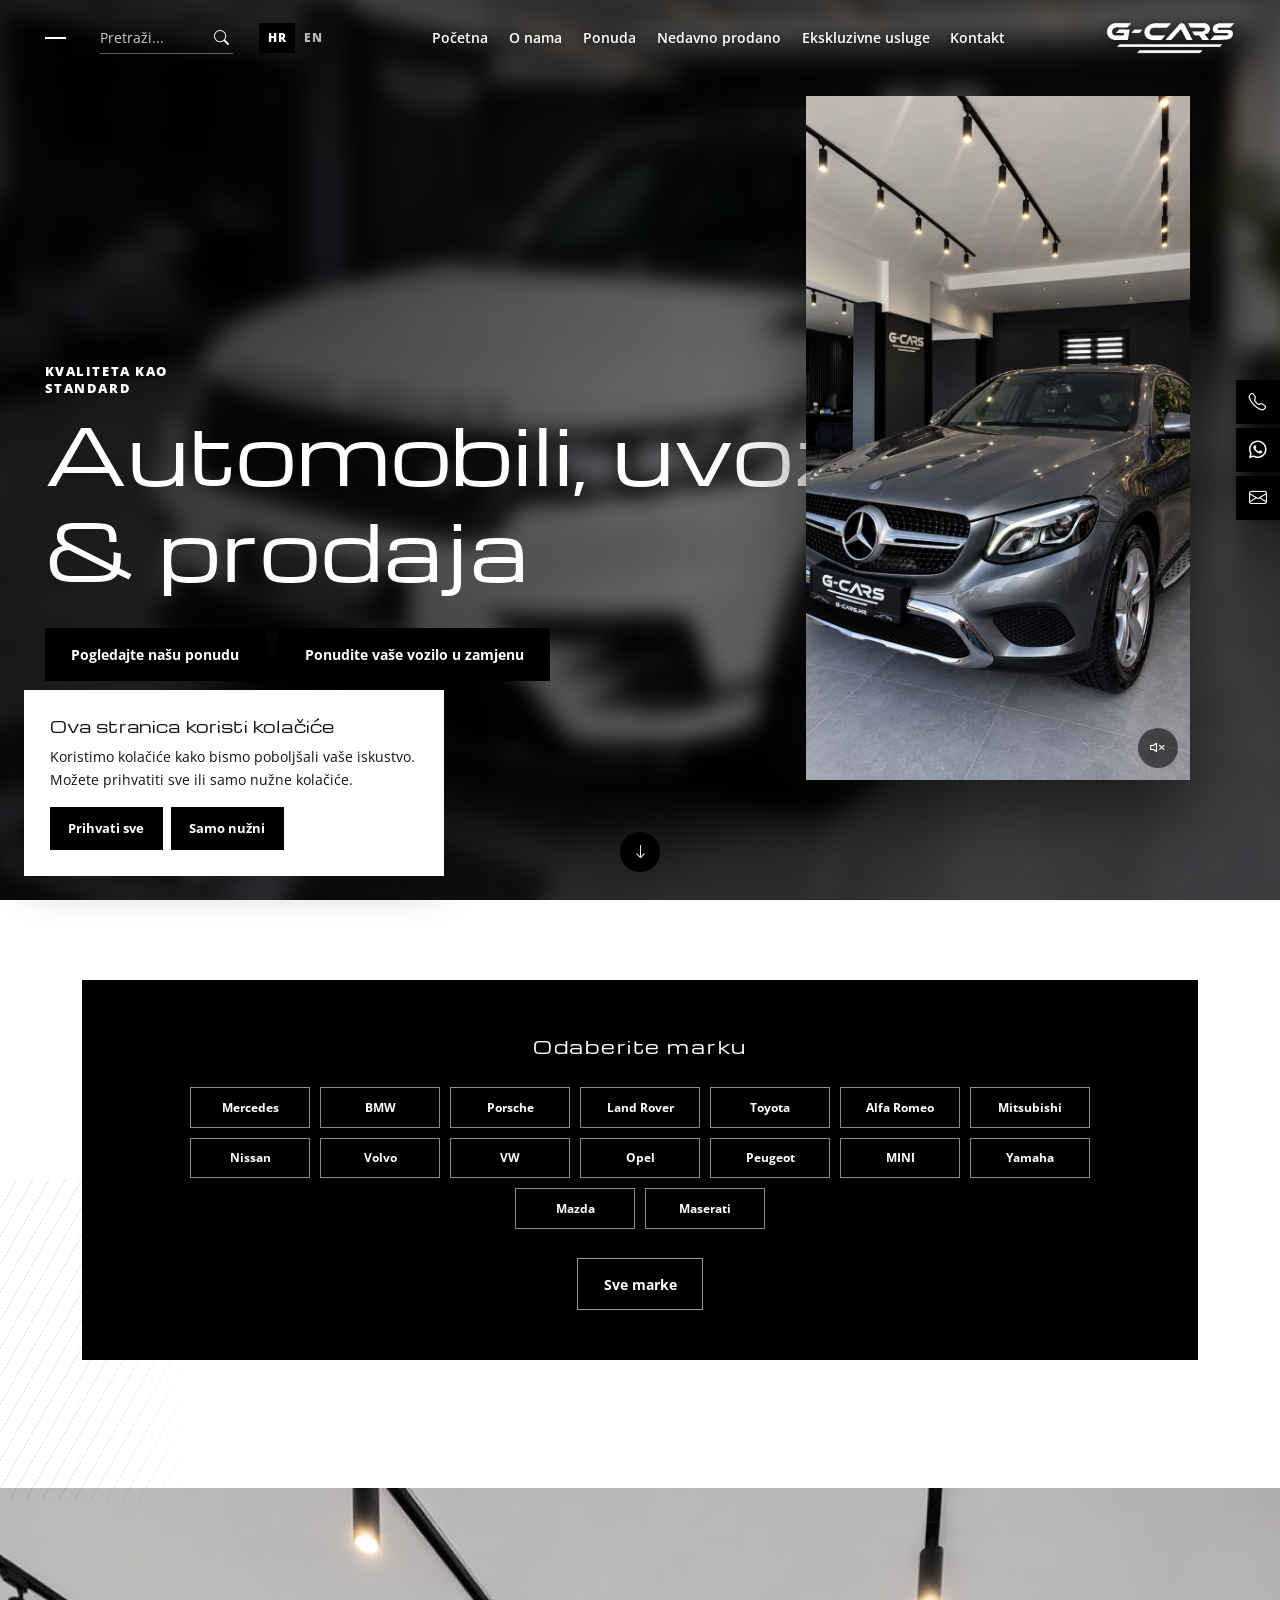
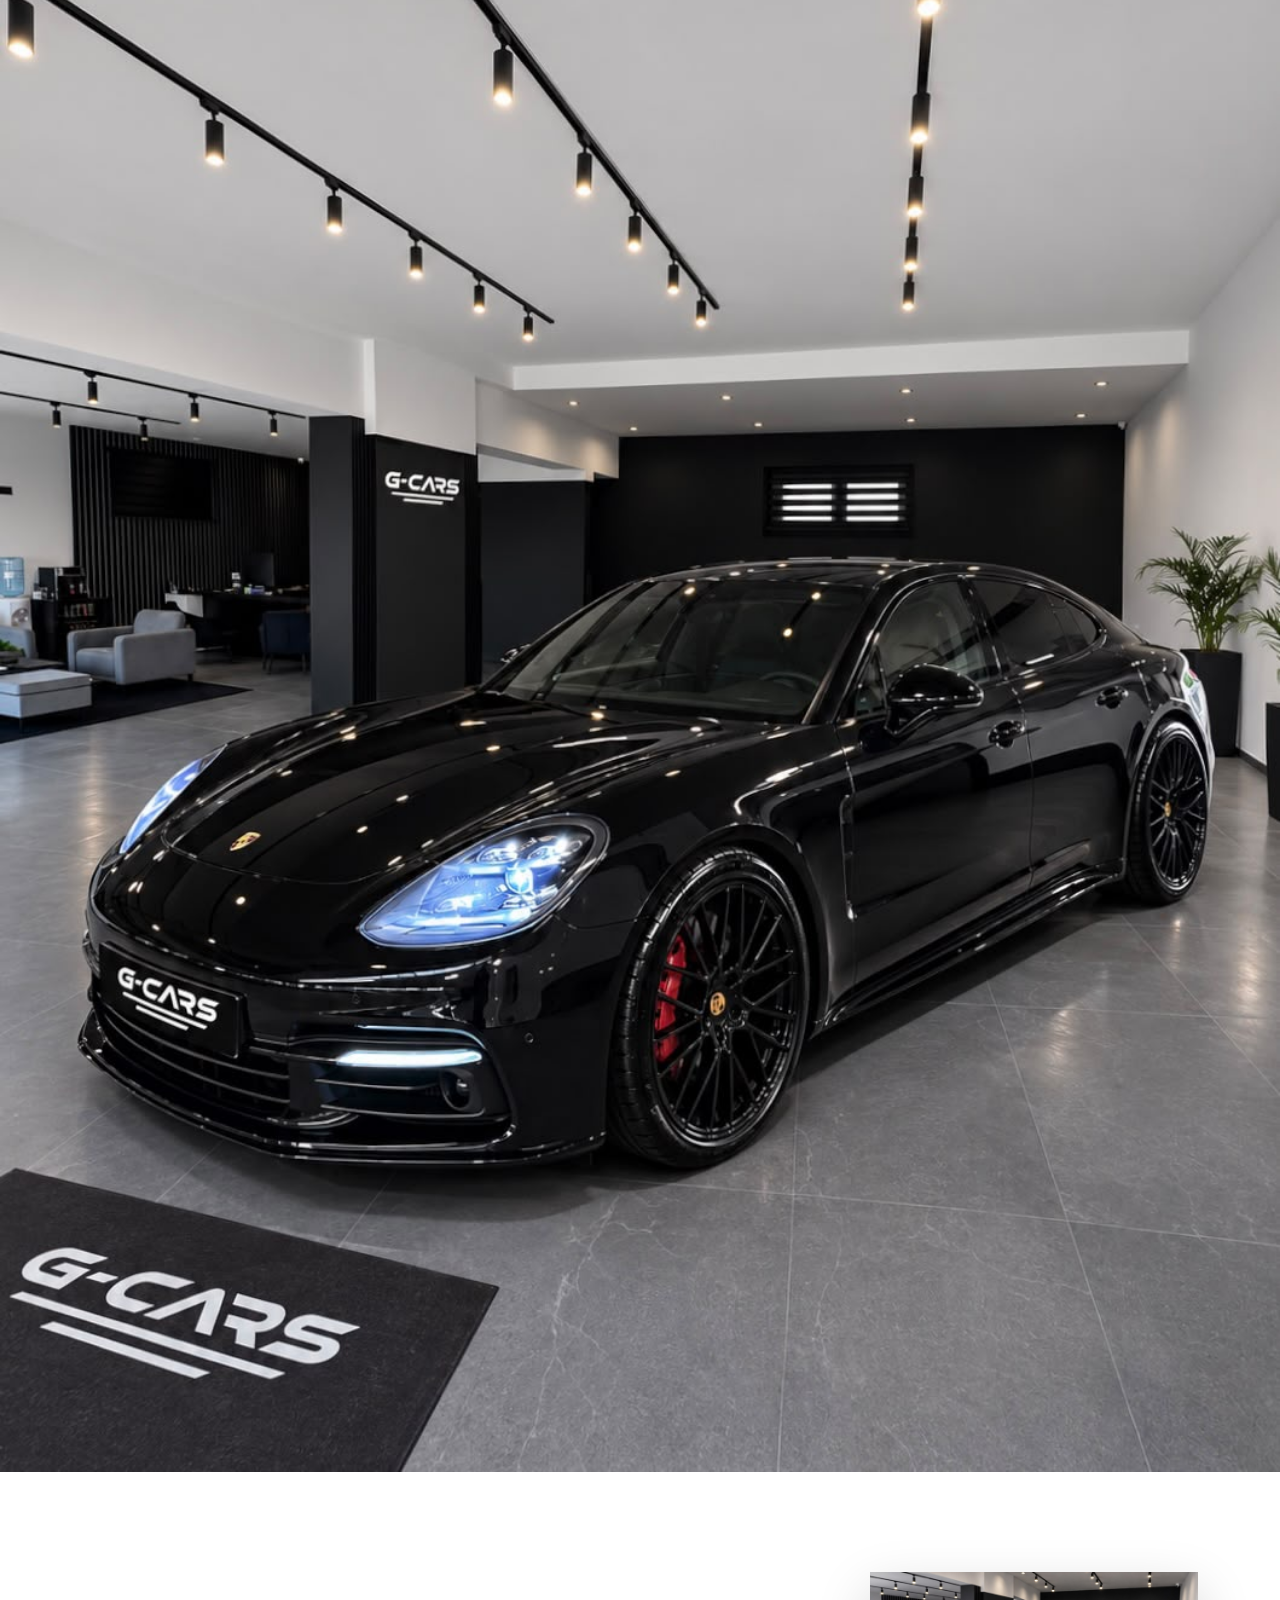
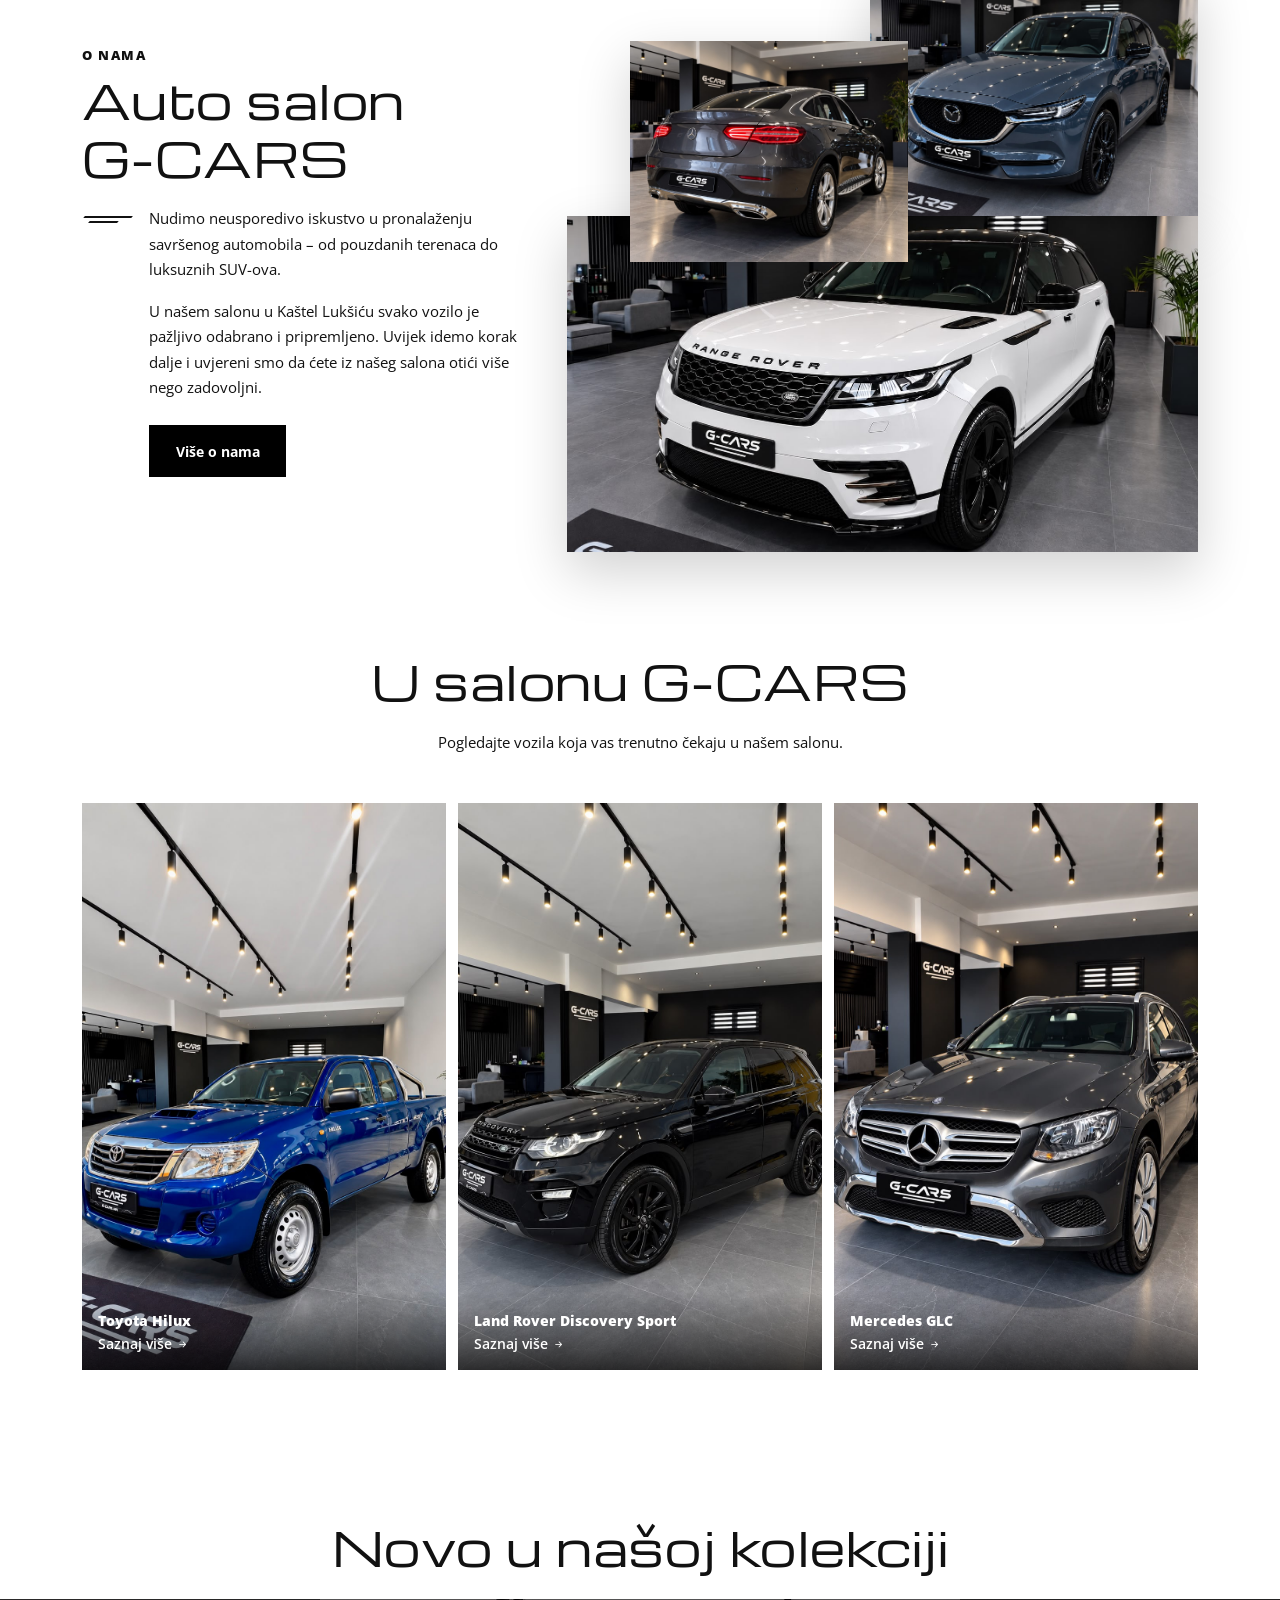
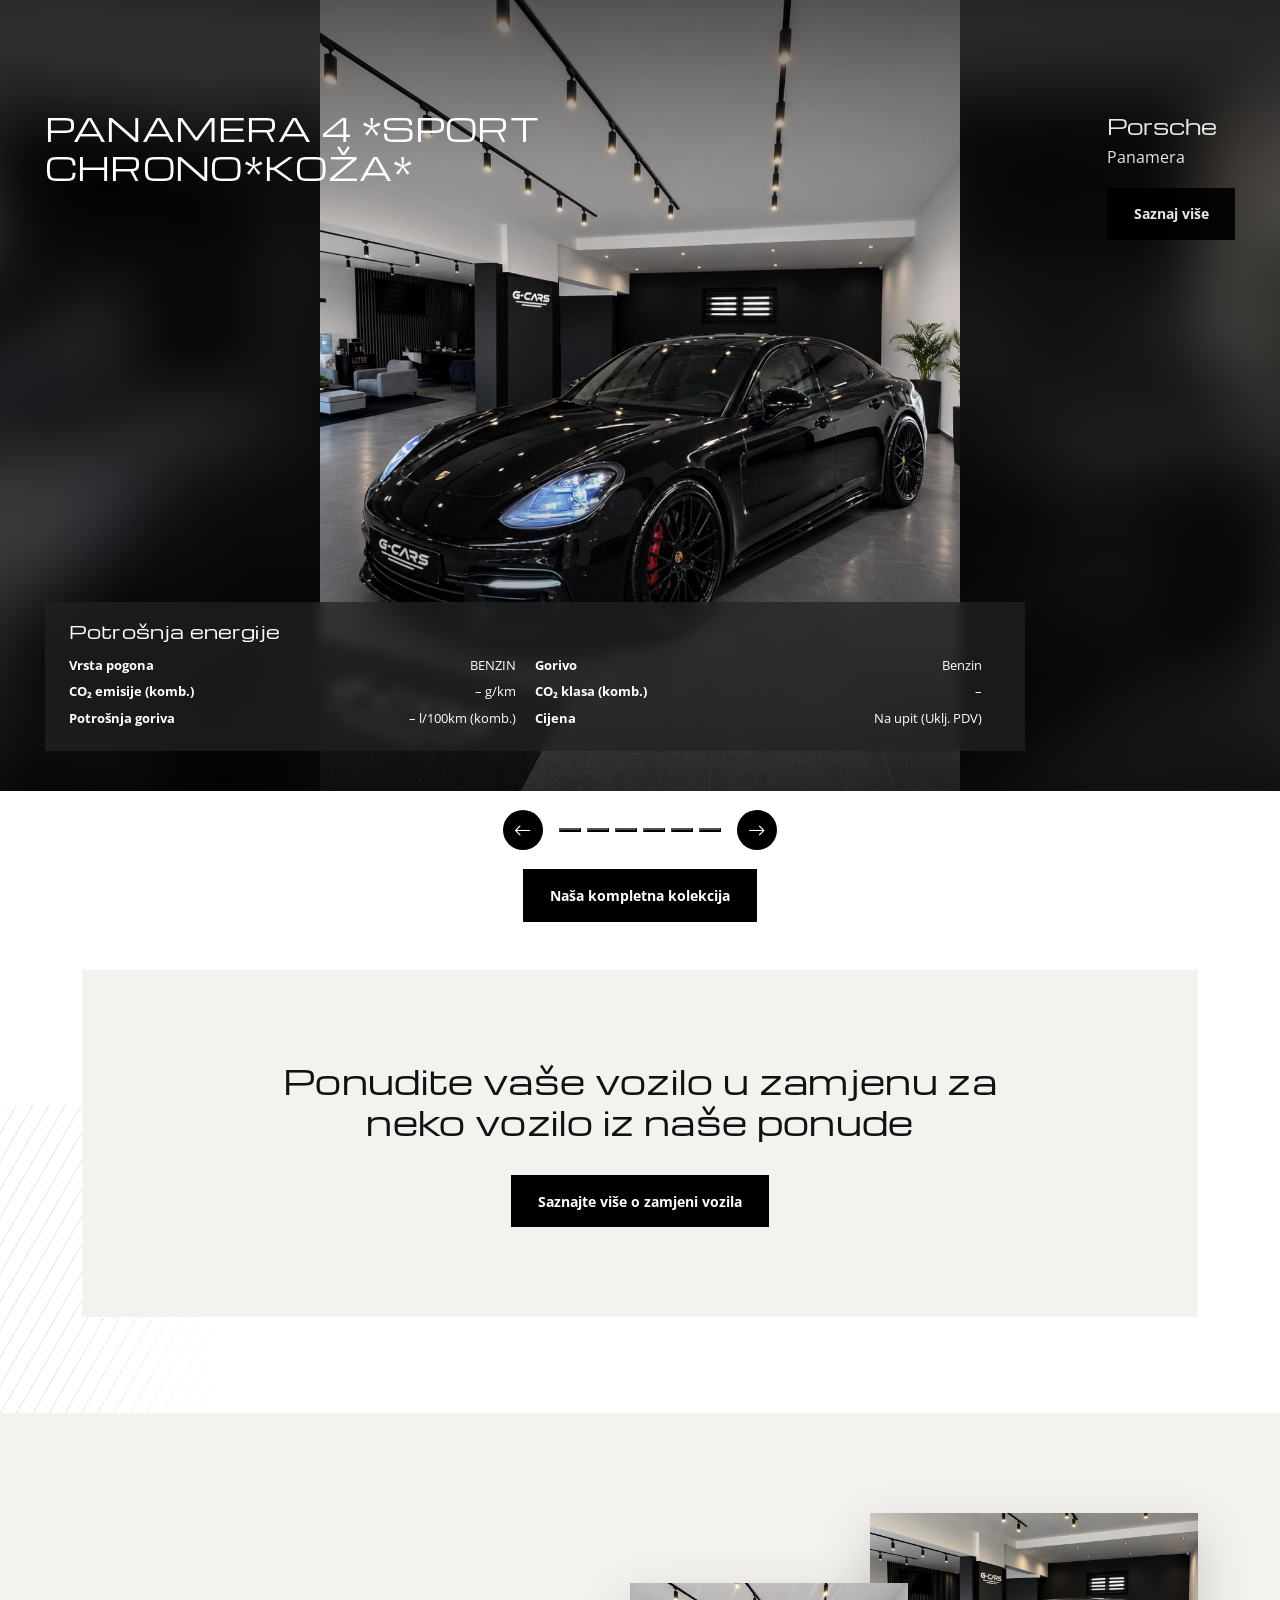
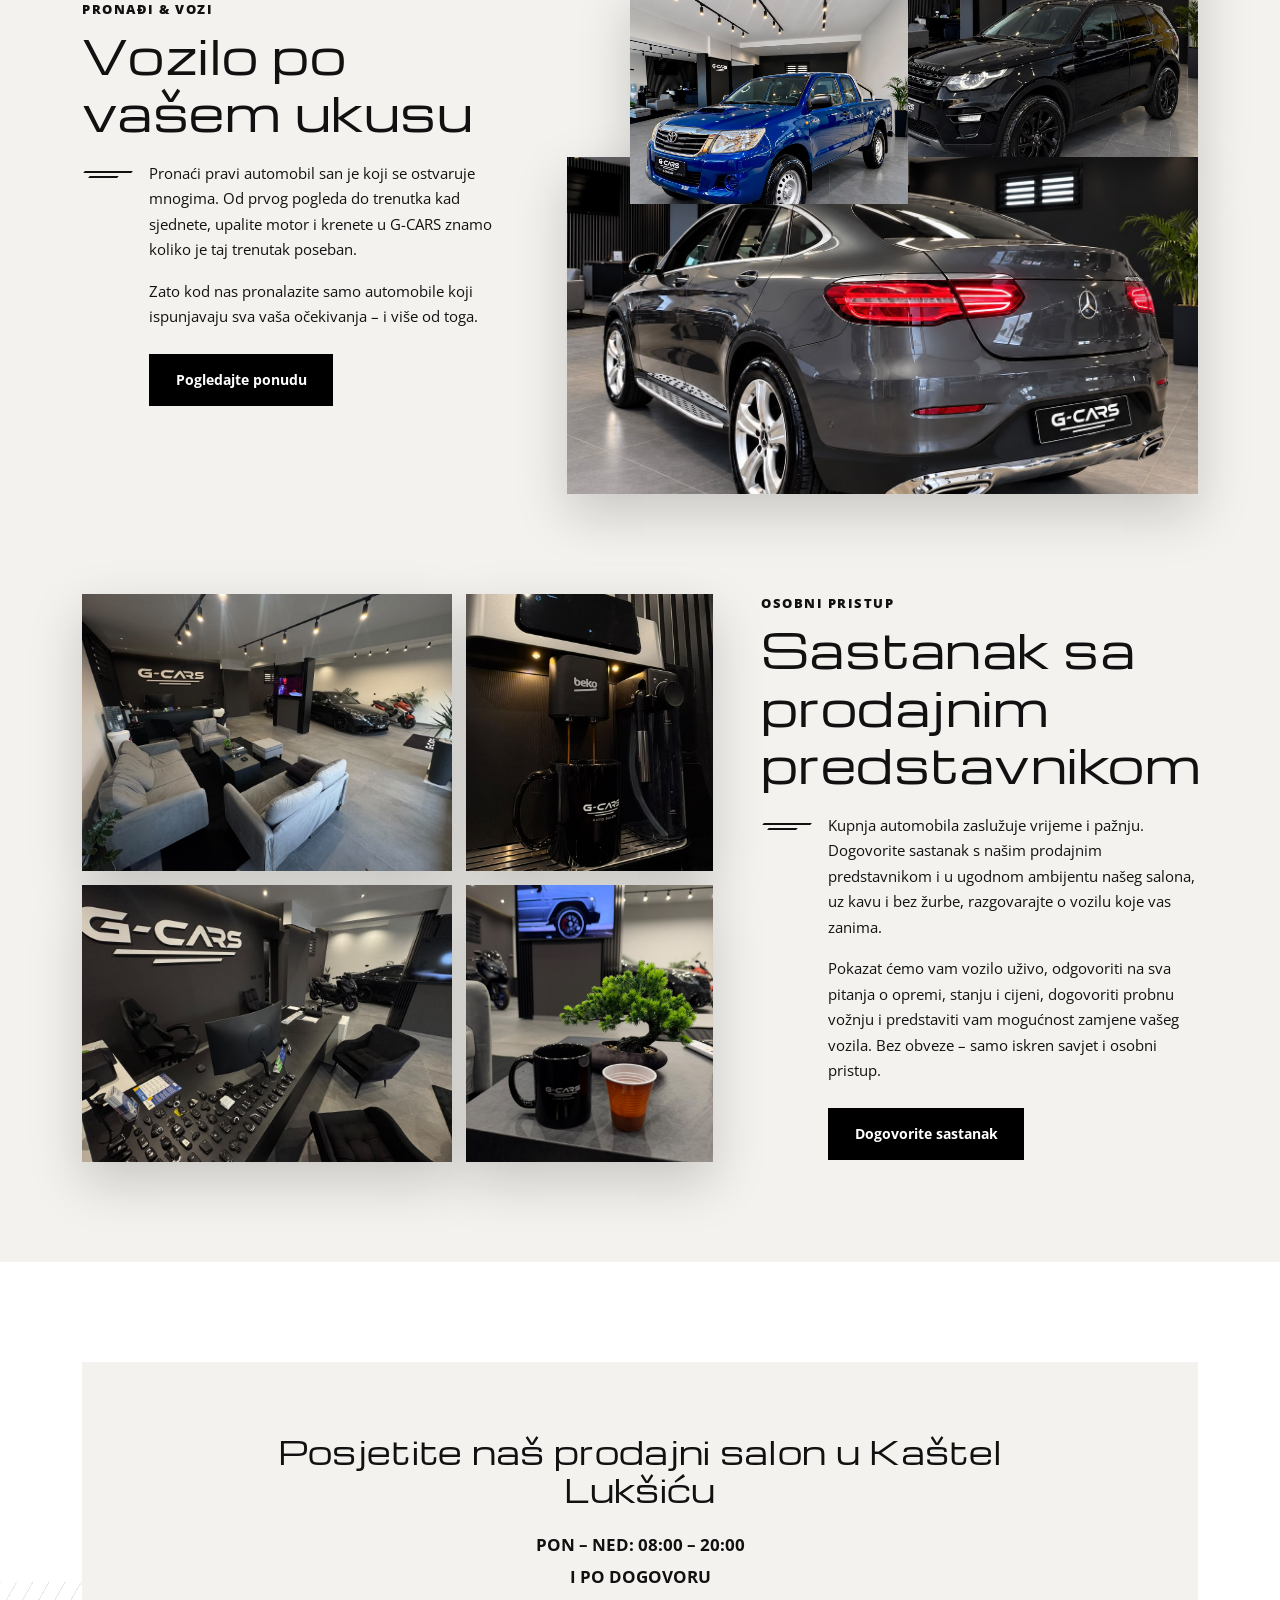
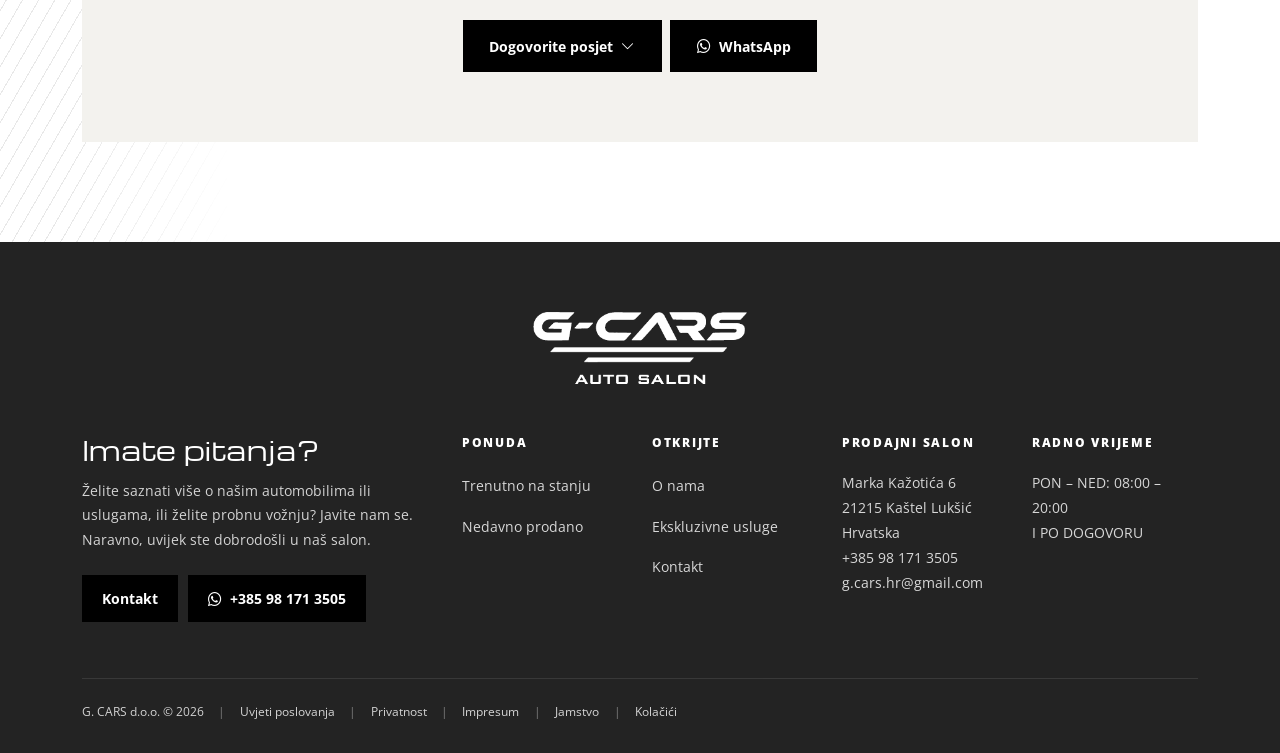
<file: index.html>
<!DOCTYPE html>
<html lang="hr">
<head>
  <meta charset="utf-8">
  <meta name="viewport" content="width=device-width, initial-scale=1">
  <title>G-Cars | Luksuzni i ekskluzivni automobili, prodaja i iskustvo</title>
  <meta name="description" content="G-Cars – luksuzni, ekskluzivni, investicijski i sportski automobili. Kupnja, prodaja i komisijska prodaja.">
  <link rel="icon" href="img/favicon.svg" type="image/svg+xml">
  <link rel="preconnect" href="https://fonts.googleapis.com">
  <link rel="preconnect" href="https://fonts.gstatic.com" crossorigin>
  <link href="https://fonts.googleapis.com/css2?family=Michroma&family=Open+Sans:wght@400;600;700;800&display=swap" rel="stylesheet">
  <link href="vendor/bootstrap.min.css" rel="stylesheet">
  <link href="vendor/bootstrap-icons.min.css" rel="stylesheet">
  <link href="css/style.css?v=39" rel="stylesheet">
  <script src="js/i18n.js?v=47"></script>
</head>
<body>
  <div id="gc-header"></div>

  <main>
    <!-- HERO s videom iz salona -->
    <section class="gc-hero gc-hero-video">
      <div class="gc-hero-media">
        <video class="bg" id="heroBg" autoplay muted loop playsinline aria-hidden="true"
               poster="media/gcars/range-rover-velar.jpg"></video>
      </div>
      <div class="gc-hero-content">
        <div class="gc-eyebrow">Kvaliteta kao<br>standard</div>
        <h1>Automobili, uvoz<br>&amp; prodaja</h1>
        <div class="gc-hero-buttons">
          <a href="collection.html" class="btn-gc btn-gc-black">Pogledajte našu ponudu</a>
          <a href="consignment.html" class="btn-gc btn-gc-black">Ponudite vaše vozilo u zamjenu</a>
        </div>
      </div>
      <div class="gc-hero-phone">
        <video id="heroVideo" autoplay muted loop playsinline poster="media/gcars/mercedes-glc-coupe.jpg"></video>
        <button type="button" class="gc-hero-sound" id="heroSound" aria-label="Uključi zvuk"><i class="bi bi-volume-mute"></i></button>
      </div>
      <a href="#brands" class="gc-hero-scroll" aria-label="Skrolaj dolje"><i class="bi bi-arrow-down"></i></a>
    </section>

    <!-- Odaberite marku -->
    <section class="gc-brand-box-wrap" id="brands">
      <div class="container">
        <div class="gc-brand-box reveal">
          <h2>Odaberite marku</h2>
          <div class="gc-brand-grid" id="brandGrid">
            <span class="skeleton" style="width:100%;height:80px"></span>
          </div>
          <div class="all"><a href="collection.html" class="btn-gc btn-gc-tan">Sve marke</a></div>
        </div>
      </div>
    </section>

    <!-- Široka slika salona -->
    <div class="gc-wide-img gc-wide-img-fit mt-5">
      <img src="media/gcars/porsche-panamera-salon.jpg" alt="G-Cars salon – Porsche Panamera">
    </div>

    <!-- O nama -->
    <section class="section">
      <div class="container">
        <div class="row align-items-center g-5">
          <div class="col-lg-5 reveal">
            <div class="gc-eyebrow">O nama</div>
            <h2 class="gc-title">Auto salon<br>G-CARS</h2>
            <div class="gc-lead-line">
              <div>
                <p>Nudimo neusporedivo iskustvo u pronalaženju savršenog automobila – od pouzdanih terenaca do luksuznih SUV-ova.</p>
                <p>U našem salonu u Kaštel Lukšiću svako vozilo je pažljivo odabrano i pripremljeno. Uvijek idemo korak dalje i uvjereni smo da ćete iz našeg salona otići više nego zadovoljni.</p>
                <a href="about.html" class="btn-gc btn-gc-dark mt-2">Više o nama</a>
              </div>
            </div>
          </div>
          <div class="col-lg-7 reveal">
            <div class="gc-collage">
              <img class="c1" src="media/gcars/mazda-cx5.jpg" alt="Mazda CX-5 u G-Cars salonu">
              <img class="c2" src="media/gcars/mercedes-glc-coupe-3.jpg" alt="Mercedes GLC Coupé – stražnji pogled">
              <img class="c3" src="media/gcars/range-rover-velar.jpg" alt="Range Rover Velar u G-Cars salonu">
            </div>
          </div>
        </div>
      </div>
    </section>

    <!-- Iz salona (4 portretne fotografije) -->
    <section class="section pt-0">
      <div class="container">
        <div class="text-center mb-5 reveal">
          <h2 class="gc-title">U salonu G-CARS</h2>
          <p class="mx-auto" style="max-width:560px">Pogledajte vozila koja vas trenutno čekaju u našem salonu.</p>
        </div>
        <div class="gc-reels" id="showroom"></div>
      </div>
    </section>

    <!-- Novo u kolekciji (slider) -->
    <section class="gc-featured">
      <div class="text-center bg-white pt-5 pb-4">
        <h2 class="gc-title mb-0">Novo u našoj kolekciji</h2>
      </div>
      <div id="featuredCarousel" class="carousel slide carousel-fade" data-bs-ride="carousel" data-bs-interval="6000">
        <div class="carousel-inner" id="featuredInner">
          <div class="carousel-item active skeleton"></div>
        </div>
      </div>
      <div class="gc-featured-nav">
        <button type="button" data-bs-target="#featuredCarousel" data-bs-slide="prev" aria-label="Prethodni"><i class="bi bi-arrow-left"></i></button>
        <div class="dots" id="featuredDots"></div>
        <button type="button" data-bs-target="#featuredCarousel" data-bs-slide="next" aria-label="Sljedeći"><i class="bi bi-arrow-right"></i></button>
      </div>
      <div class="text-center bg-white pb-5">
        <a href="collection.html" class="btn-gc btn-gc-tan">Naša kompletna kolekcija</a>
      </div>
    </section>

    <!-- Nedavno prodano -->
    <section class="section pt-4" id="soldSection">
      <div class="container">
        <h2 class="gc-section-title reveal">Nedavno prodano</h2>
        <div class="gc-car-grid" id="soldGrid"></div>
        <div class="text-center mt-5"><a href="recently-sold.html" class="btn-gc btn-gc-tan">Nedavno prodano</a></div>
      </div>
    </section>

    <!-- Komisijska prodaja -->
    <section class="gc-consign gc-hatch pb-5">
      <div class="container">
        <div class="gc-consign-box reveal">
          <h2>Ponudite vaše vozilo u zamjenu za neko vozilo iz naše ponude</h2>
          <a href="consignment.html" class="btn-gc btn-gc-tan">Saznajte više o zamjeni vozila</a>
        </div>
      </div>
    </section>

    <!-- Pronađi i vozi -->
    <section class="section bg-gc-light mt-5">
      <div class="container">
        <div class="row align-items-center g-5">
          <div class="col-lg-5 reveal">
            <div class="gc-eyebrow">Pronađi &amp; vozi</div>
            <h2 class="gc-title">Vozilo po vašem ukusu</h2>
            <div class="gc-lead-line">
              <div>
                <p>Pronaći pravi automobil san je koji se ostvaruje mnogima. Od prvog pogleda do trenutka kad sjednete, upalite motor i krenete u G-CARS znamo koliko je taj trenutak poseban.</p>
                <p>Zato kod nas pronalazite samo automobile koji ispunjavaju sva vaša očekivanja – i više od toga.</p>
                <a href="collection.html" class="btn-gc btn-gc-dark mt-2">Pogledajte ponudu</a>
              </div>
            </div>
          </div>
          <div class="col-lg-7 reveal">
            <div class="gc-collage">
              <img class="c1" src="media/gcars/discovery-sport.jpg" alt="Land Rover Discovery Sport">
              <img class="c2" src="media/gcars/toyota-hilux.jpg" alt="Toyota Hilux">
              <img class="c3" src="media/gcars/mercedes-glc-coupe-2.jpg" alt="Mercedes GLC Coupé u G-Cars salonu">
            </div>
          </div>
        </div>
      </div>
    </section>

    <!-- Sastanak s prodajnim predstavnikom -->
    <section class="section bg-gc-light pt-0">
      <div class="container">
        <div class="row align-items-center g-5">
          <div class="col-lg-7 order-2 order-lg-1 reveal">
            <div class="gc-meet-grid">
              <img src="media/gcars/salon-lounge.jpg" alt="Prostor za sastanke u G-Cars salonu">
              <img src="media/gcars/salon-kava.jpg" alt="Kava za naše goste">
              <img src="media/gcars/salon-recepcija.jpg" alt="Recepcija G-Cars salona">
              <img src="media/gcars/salon-salica.jpg" alt="G-Cars šalica kave u salonu">
            </div>
          </div>
          <div class="col-lg-5 order-1 order-lg-2 reveal">
            <div class="gc-eyebrow">Osobni pristup</div>
            <h2 class="gc-title">Sastanak sa prodajnim predstavnikom</h2>
            <div class="gc-lead-line">
              <div>
                <p>Kupnja automobila zaslužuje vrijeme i pažnju. Dogovorite sastanak s našim prodajnim predstavnikom i u ugodnom ambijentu našeg salona, uz kavu i bez žurbe, razgovarajte o vozilu koje vas zanima.</p>
                <p>Pokazat ćemo vam vozilo uživo, odgovoriti na sva pitanja o opremi, stanju i cijeni, dogovoriti probnu vožnju i predstaviti vam mogućnost zamjene vašeg vozila. Bez obveze – samo iskren savjet i osobni pristup.</p>
                <a href="contact.html" class="btn-gc btn-gc-dark mt-2">Dogovorite sastanak</a>
              </div>
            </div>
          </div>
        </div>
      </div>
    </section>

    <!-- Radno vrijeme -->
    <section class="section gc-hatch position-relative">
      <div class="container">
        <div class="gc-tan-box reveal">
          <h2>Posjetite naš prodajni salon u Kaštel Lukšiću</h2>
          <div class="gc-hours" id="homeHours"></div>
          <div class="d-flex flex-wrap justify-content-center gap-2">
            <button type="button" class="btn-gc btn-gc-dark" data-bs-toggle="collapse" data-bs-target="#visitForm"
                    aria-expanded="false" aria-controls="visitForm">Dogovorite posjet <i class="bi bi-chevron-down"></i></button>
            <a href="#" class="btn-gc btn-gc-outline-dark" id="homeWhatsapp" target="_blank" rel="noopener"><i class="bi bi-whatsapp"></i> WhatsApp</a>
          </div>

          <!-- Obrazac za dogovor posjeta – otvara se ovdje, bez odlaska na drugu stranicu -->
          <div class="collapse" id="visitForm">
            <form class="gc-form gc-visit-form" id="visitFormEl" novalidate>
              <h3>Dogovorite posjet salonu</h3>
              <div class="row g-3">
                <div class="col-md-6"><label for="vName">Ime i prezime *</label><input id="vName" class="form-control" name="name" required maxlength="100" autocomplete="name"><div class="invalid-feedback">Unesite ime.</div></div>
                <div class="col-md-6"><label for="vPhone">Telefon *</label><input id="vPhone" type="tel" class="form-control" name="phone" required maxlength="40" autocomplete="tel"><div class="invalid-feedback">Unesite broj telefona.</div></div>
                <div class="col-md-6"><label for="vEmail">E-mail *</label><input id="vEmail" type="email" class="form-control" name="email" required maxlength="150" autocomplete="email"><div class="invalid-feedback">Unesite ispravan e-mail.</div></div>
                <div class="col-6 col-md-3"><label for="vDate">Datum *</label><input id="vDate" type="date" class="form-control" required><div class="invalid-feedback">Odaberite datum.</div></div>
                <div class="col-6 col-md-3"><label for="vTime">Vrijeme</label>
                  <select id="vTime" class="form-select">
                    <option value="">Bilo kada</option>
                    <option>08:00 – 10:00</option><option>10:00 – 12:00</option><option>12:00 – 14:00</option>
                    <option>14:00 – 16:00</option><option>16:00 – 18:00</option><option>18:00 – 20:00</option>
                    <option value="Po dogovoru">Po dogovoru</option>
                  </select>
                </div>
                <div class="col-12"><label for="vNote">Napomena</label><textarea id="vNote" class="form-control" rows="3" maxlength="1500" placeholder="Npr. vozilo koje vas zanima ili želite probnu vožnju"></textarea></div>
                <div class="col-12 form-check ms-1">
                  <input class="form-check-input" type="checkbox" id="vPrivacy" required>
                  <label class="form-check-label" for="vPrivacy" style="text-transform:none;font-weight:400;letter-spacing:0">Slažem se s obradom osobnih podataka u svrhu dogovora posjeta. *</label>
                </div>
                <div class="col-12"><button type="submit" class="btn-gc btn-gc-tan">Pošalji zahtjev</button></div>
              </div>
              <div class="gc-form-alert"></div>
            </form>
          </div>
        </div>
      </div>
    </section>
  </main>

  <div id="gc-footer"></div>

  <script src="https://cdn.jsdelivr.net/npm/bootstrap@5.3.3/dist/js/bootstrap.bundle.min.js"></script>
  <script src="js/main.js?v=41"></script>
  <script src="js/home.js?v=28"></script>
</body>
</html>
</file>
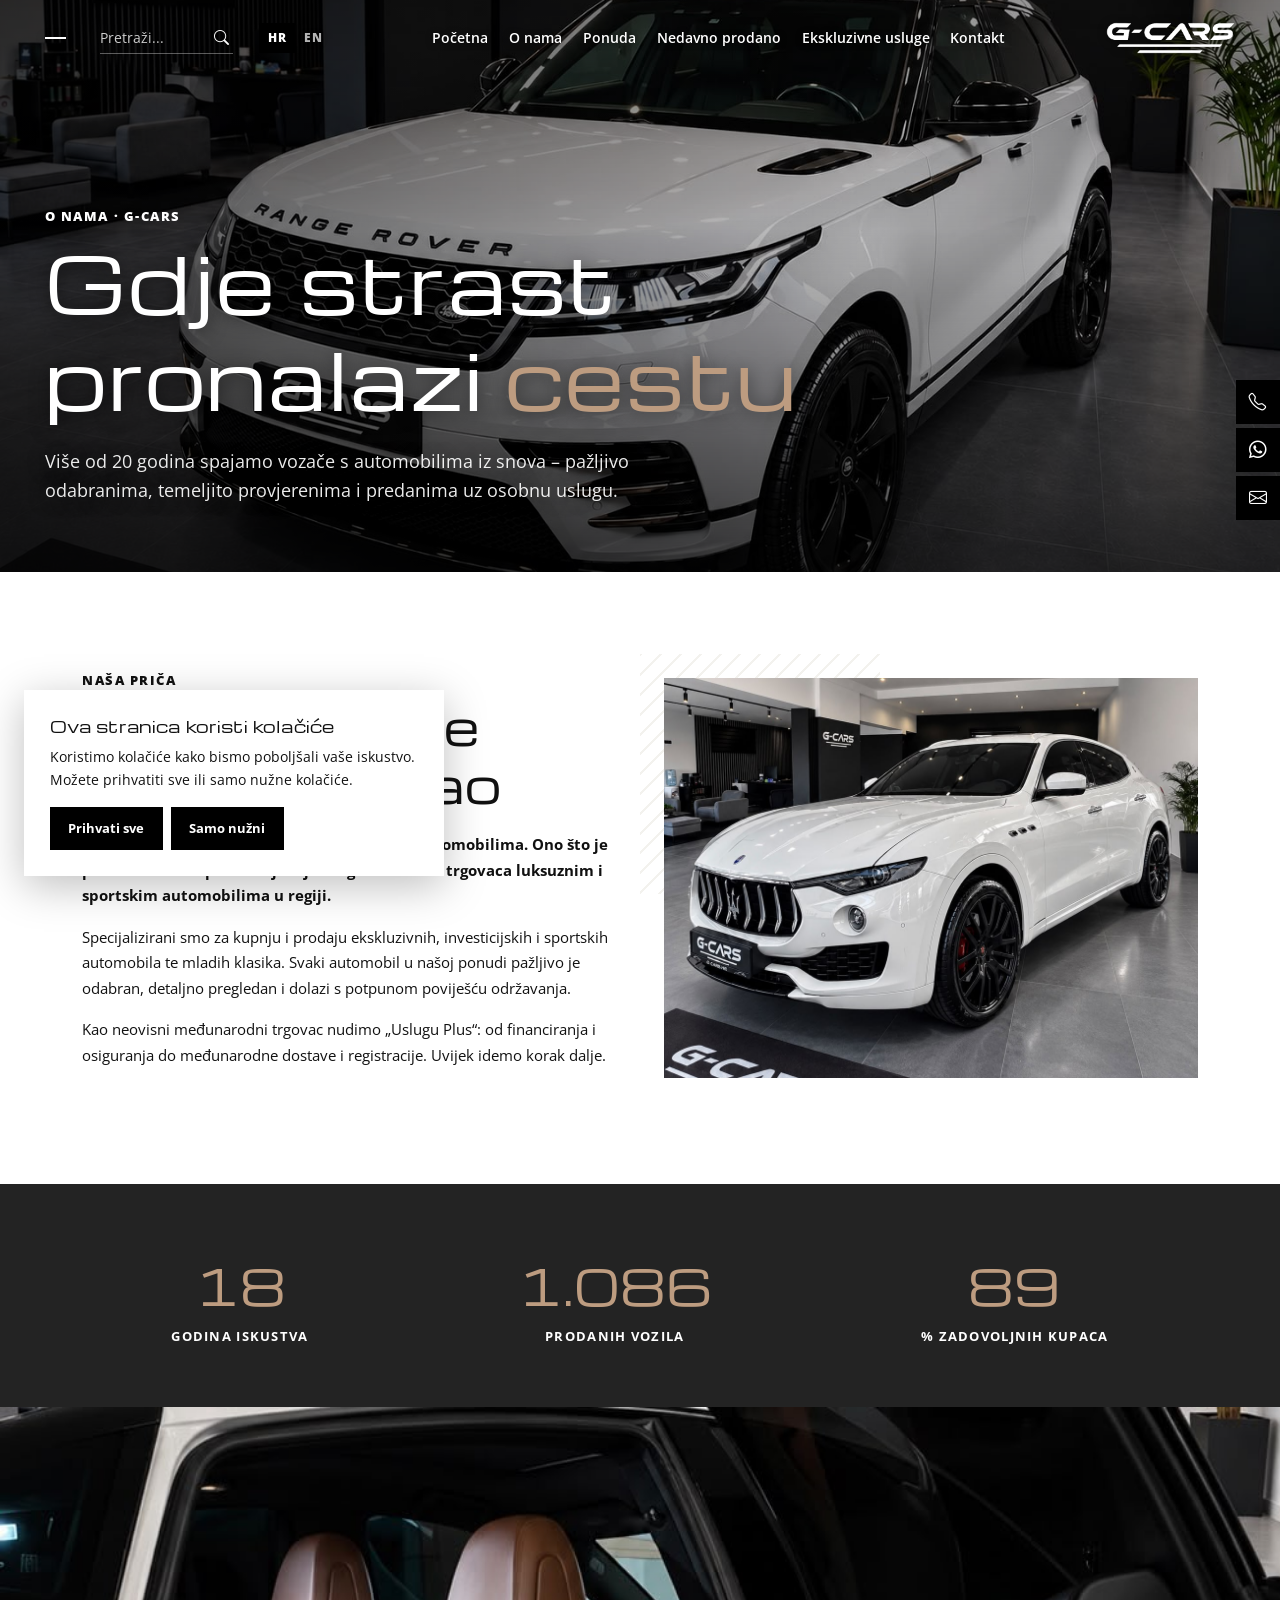
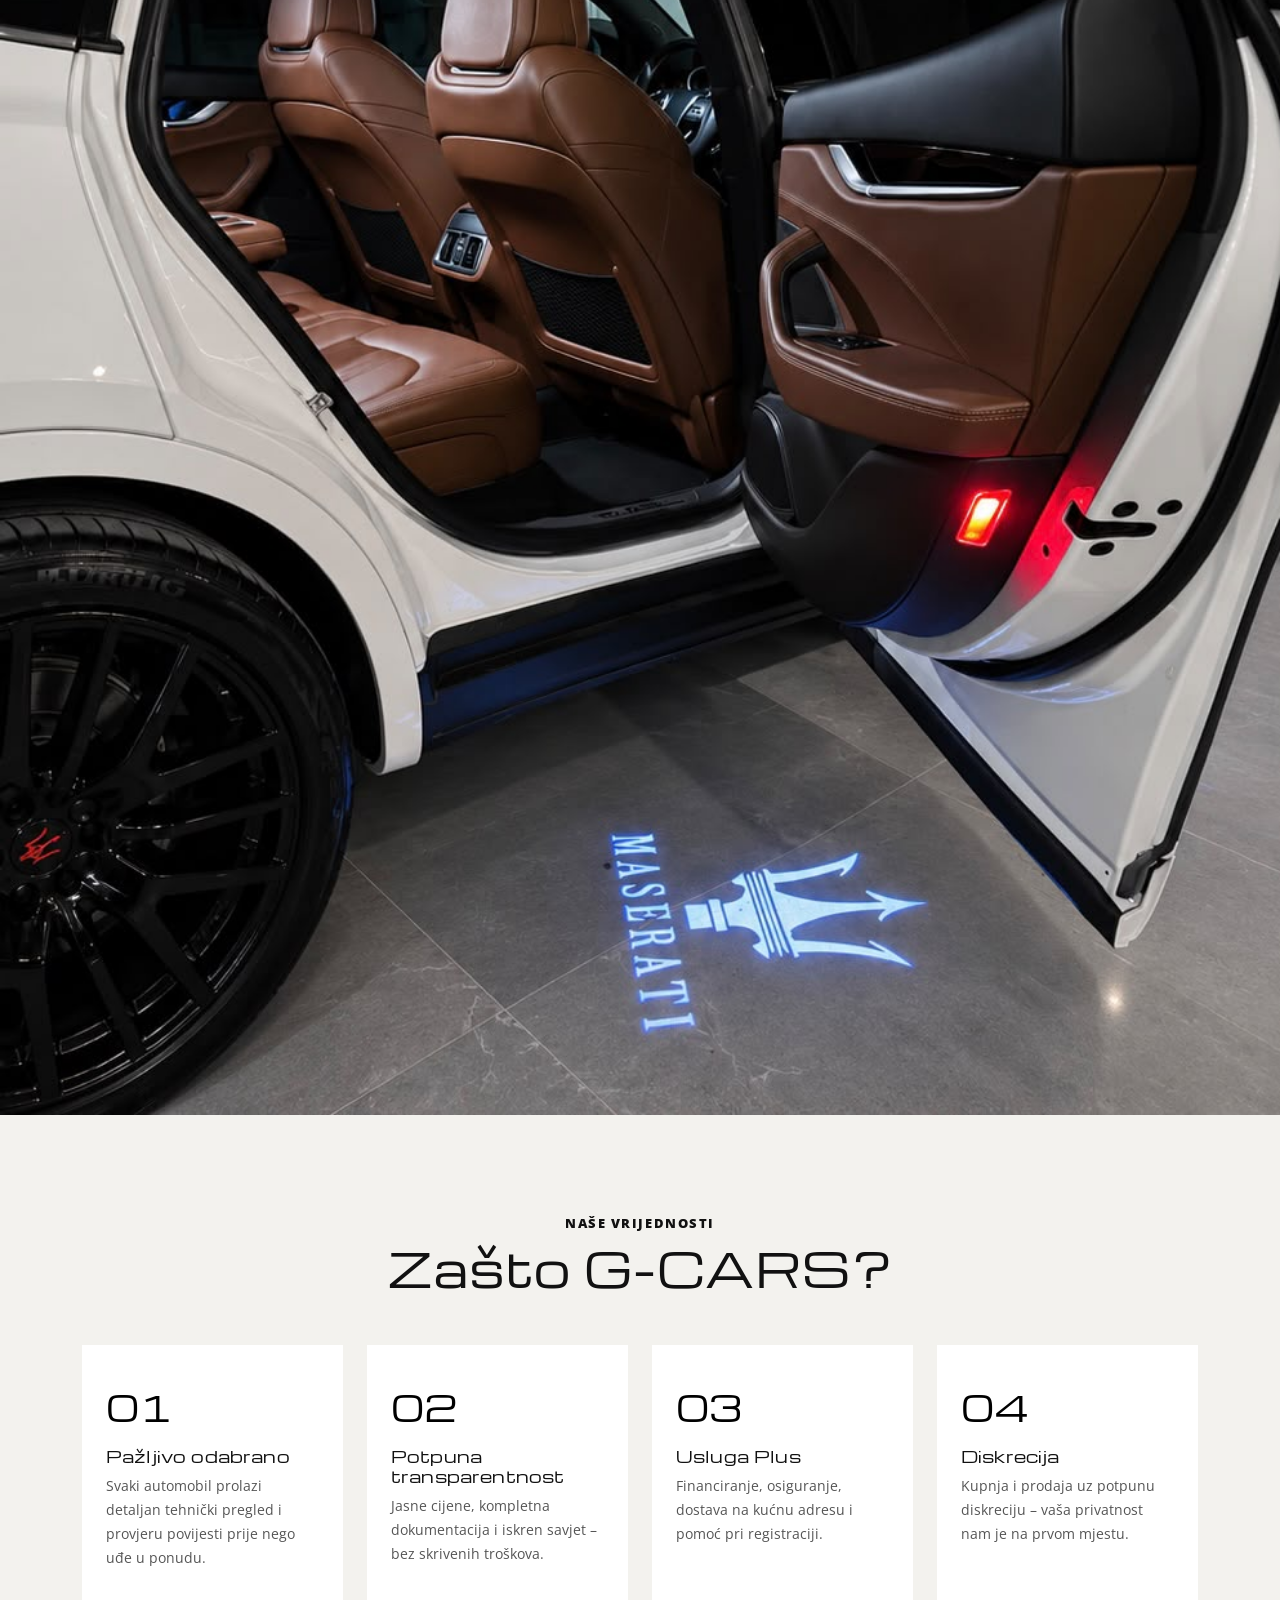
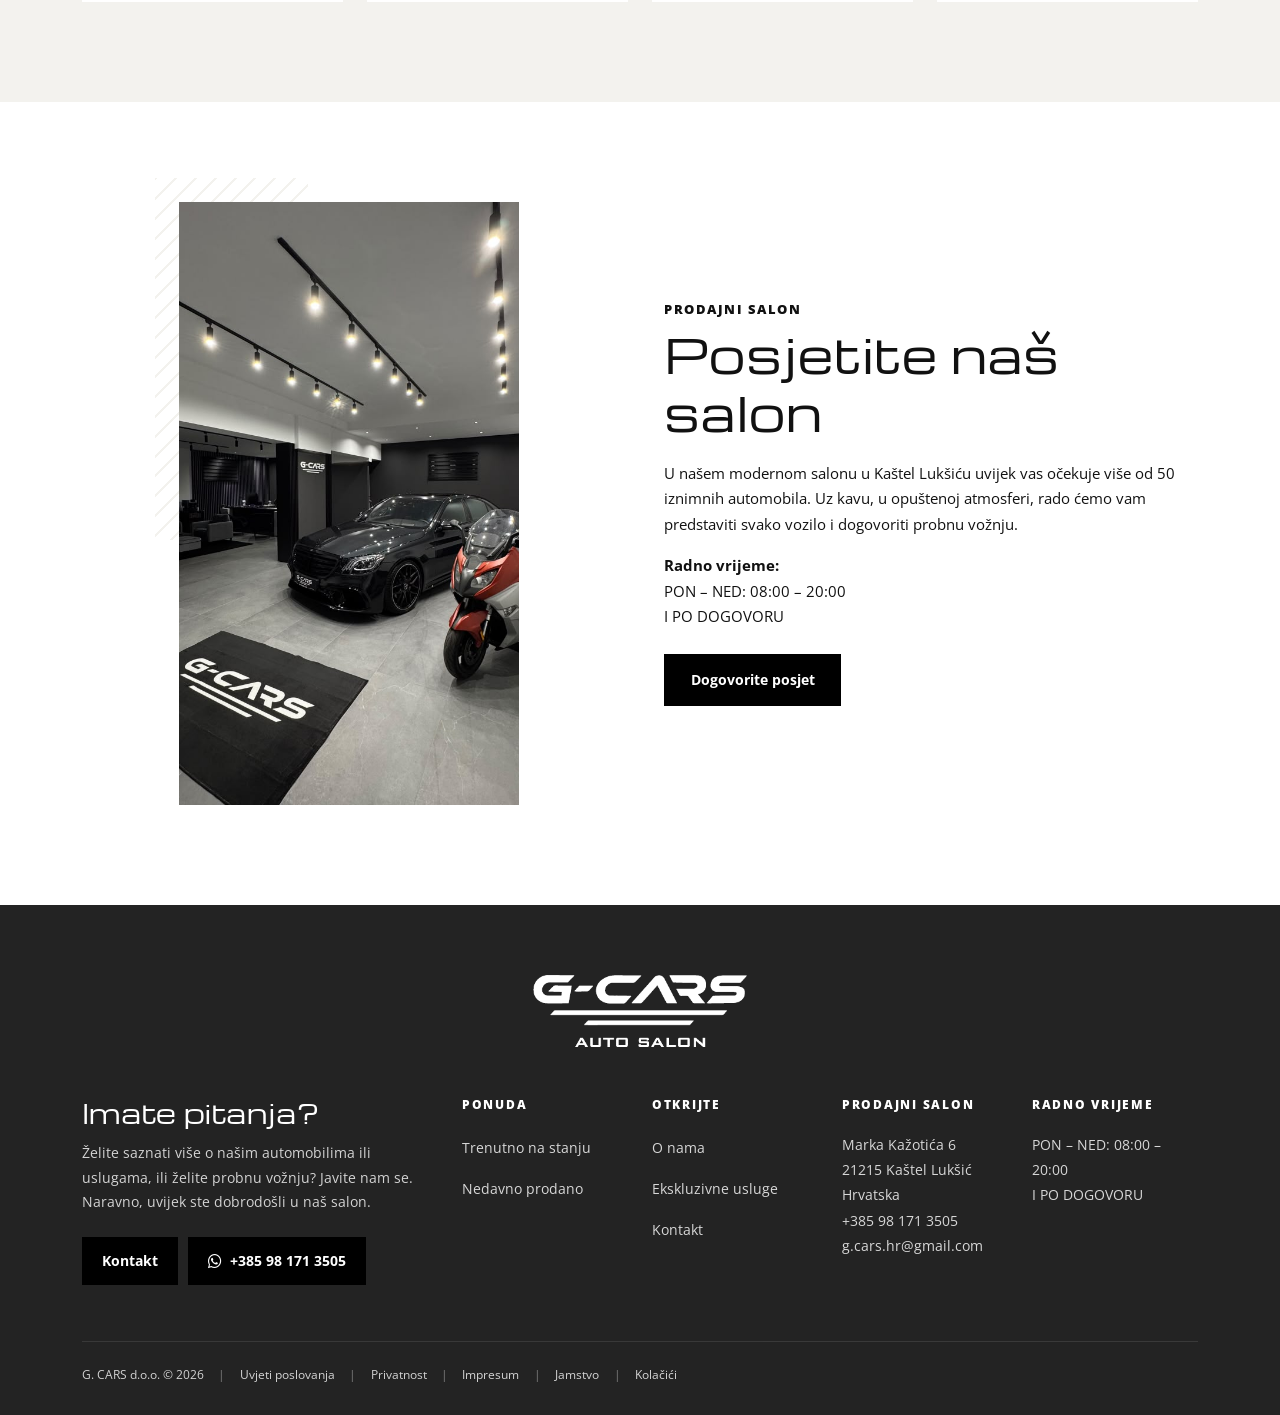
<file: about.html>
<!DOCTYPE html>
<html lang="hr">
<head>
  <meta charset="utf-8">
  <meta name="viewport" content="width=device-width, initial-scale=1">
  <title>O nama | G-Cars</title>
  <link rel="icon" href="img/favicon.svg" type="image/svg+xml">
  <link href="https://fonts.googleapis.com/css2?family=Michroma&family=Open+Sans:wght@400;600;700;800&display=swap" rel="stylesheet">
  <link href="vendor/bootstrap.min.css" rel="stylesheet">
  <link href="vendor/bootstrap-icons.min.css" rel="stylesheet">
  <link href="css/style.css?v=39" rel="stylesheet">
  <script src="js/i18n.js?v=47"></script>
</head>
<body>
  <div id="gc-header"></div>
  <main>
    <section class="gc-hero gc-page-hero">
      <div class="gc-hero-media">
        <img src="media/gcars/range-rover-velar.jpg" alt="G-Cars salon">
      </div>
      <div class="gc-hero-content">
        <div class="gc-eyebrow">O nama · G-Cars</div>
        <h1>Gdje strast<br>pronalazi <span class="text-tan">cestu</span></h1>
        <p class="gc-hero-lead">Više od 20 godina spajamo vozače s automobilima iz snova – pažljivo odabranima, temeljito provjerenima i predanima uz osobnu uslugu.</p>
      </div>
    </section>

    <section class="section">
      <div class="container">
        <div class="row g-5 align-items-center">
          <div class="col-lg-6 reveal">
            <div class="gc-eyebrow">Naša priča</div>
            <h2 class="gc-title">Strast koja je postala posao</h2>
            <p class="fw-bold">G-CARS je nastao iz ljubavi prema iznimnim automobilima. Ono što je počelo kao hobi preraslo je u jednog od vodećih trgovaca luksuznim i sportskim automobilima u regiji.</p>
            <p>Specijalizirani smo za kupnju i prodaju ekskluzivnih, investicijskih i sportskih automobila te mladih klasika. Svaki automobil u našoj ponudi pažljivo je odabran, detaljno pregledan i dolazi s potpunom poviješću održavanja.</p>
            <p>Kao neovisni međunarodni trgovac nudimo „Uslugu Plus“: od financiranja i osiguranja do međunarodne dostave i registracije. Uvijek idemo korak dalje.</p>
          </div>
          <div class="col-lg-6 reveal">
            <div class="gc-about-img"><img src="media/gcars/maserati-levante-bijeli.jpg" alt="Bijeli Maserati Levante u G-Cars salonu" style="object-position: center 70%"></div>
          </div>
        </div>
      </div>
    </section>

    <section class="section-sm bg-gc-dark">
      <div class="container">
        <div class="gc-stats reveal">
          <div><div class="num" data-count="20">0</div><div class="lbl">Godina iskustva</div></div>
          <div><div class="num" data-count="1200">0</div><div class="lbl">Prodanih vozila</div></div>
          <div><div class="num" data-count="98">0</div><div class="lbl">% zadovoljnih kupaca</div></div>
        </div>
      </div>
    </section>

    <div class="gc-wide-img gc-wide-img-fit">
      <img src="media/gcars/maserati-levante-interijer.jpg" alt="Maserati Levante – interijer i logo na podu">
    </div>

    <section class="section bg-gc-light">
      <div class="container">
        <div class="text-center mb-5 reveal">
          <div class="gc-eyebrow">Naše vrijednosti</div>
          <h2 class="gc-title">Zašto G-CARS?</h2>
        </div>
        <div class="gc-steps">
          <div class="gc-step reveal"><h4>Pažljivo odabrano</h4><p>Svaki automobil prolazi detaljan tehnički pregled i provjeru povijesti prije nego uđe u ponudu.</p></div>
          <div class="gc-step reveal"><h4>Potpuna transparentnost</h4><p>Jasne cijene, kompletna dokumentacija i iskren savjet – bez skrivenih troškova.</p></div>
          <div class="gc-step reveal"><h4>Usluga Plus</h4><p>Financiranje, osiguranje, dostava na kućnu adresu i pomoć pri registraciji.</p></div>
          <div class="gc-step reveal"><h4>Diskrecija</h4><p>Kupnja i prodaja uz potpunu diskreciju – vaša privatnost nam je na prvom mjestu.</p></div>
        </div>
      </div>
    </section>

    <section class="section">
      <div class="container">
        <div class="row g-5 align-items-center flex-lg-row-reverse">
          <div class="col-lg-6 reveal">
            <div class="gc-eyebrow">Prodajni salon</div>
            <h2 class="gc-title">Posjetite naš salon</h2>
            <p>U našem modernom salonu u Kaštel Lukšiću uvijek vas očekuje više od 50 iznimnih automobila. Uz kavu, u opuštenoj atmosferi, rado ćemo vam predstaviti svako vozilo i dogovoriti probnu vožnju.</p>
            <p class="mb-4"><strong>Radno vrijeme:</strong><br><span class="gc-hours-upper">Pon – Ned: 08:00 – 20:00<br>i po dogovoru</span></p>
            <a href="contact.html" class="btn-gc btn-gc-tan">Dogovorite posjet</a>
          </div>
          <div class="col-lg-6 reveal">
            <div class="gc-about-img gc-about-video"><video src="media/video/gcars-salon-2.mp4" poster="media/gcars/bmw-c650-sport.jpg" autoplay muted loop playsinline aria-label="Video G-Cars salona"></video></div>
          </div>
        </div>
      </div>
    </section>
  </main>
  <div id="gc-footer"></div>
  <script src="https://cdn.jsdelivr.net/npm/bootstrap@5.3.3/dist/js/bootstrap.bundle.min.js"></script>
  <script src="js/main.js?v=41"></script>
  <script>
    // Animirani brojači
    document.addEventListener("DOMContentLoaded", () => {
      const io = new IntersectionObserver(es => es.forEach(e => {
        if (!e.isIntersecting) return;
        const el = e.target, end = +el.dataset.count, t0 = performance.now();
        const step = t => {
          const p = Math.min((t - t0) / 1600, 1);
          el.textContent = GC.num(Math.round(end * (1 - Math.pow(1 - p, 3)))) + (p === 1 && end >= 1000 ? "+" : "");
          if (p < 1) requestAnimationFrame(step);
        };
        requestAnimationFrame(step);
        io.unobserve(el);
      }), { threshold: .5 });
      document.querySelectorAll("[data-count]").forEach(el => io.observe(el));
    });
  </script>
</body>
</html>
</file>
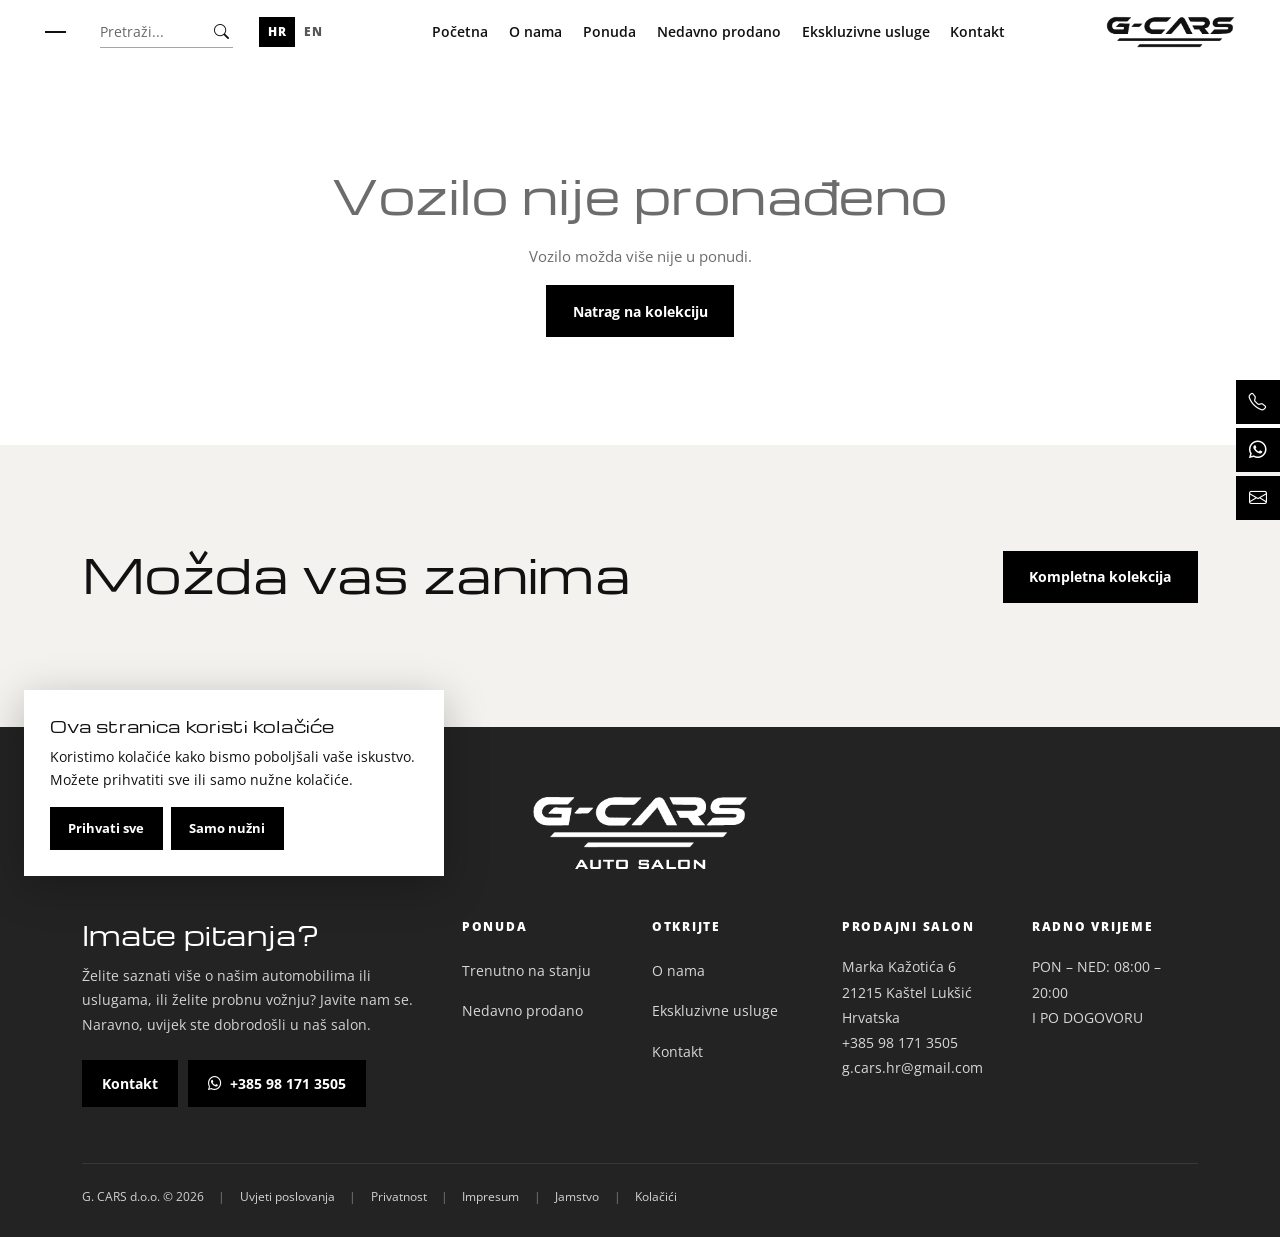
<file: car.html>
<!DOCTYPE html>
<html lang="hr">
<head>
  <meta charset="utf-8">
  <meta name="viewport" content="width=device-width, initial-scale=1">
  <title>Vozilo | G-Cars</title>
  <link rel="icon" href="img/favicon.svg" type="image/svg+xml">
  <link href="https://fonts.googleapis.com/css2?family=Michroma&family=Open+Sans:wght@400;600;700;800&display=swap" rel="stylesheet">
  <link href="vendor/bootstrap.min.css" rel="stylesheet">
  <link href="vendor/bootstrap-icons.min.css" rel="stylesheet">
  <link href="css/style.css?v=39" rel="stylesheet">
  <script src="js/i18n.js?v=47"></script>
</head>
<body data-header="solid">
  <div id="gc-header"></div>

  <main class="gc-detail-top">
    <div class="container" id="carRoot">
      <div class="skeleton" style="height:60vh"></div>
    </div>

    <section class="section bg-gc-light mt-5">
      <div class="container">
        <div class="d-flex flex-wrap justify-content-between align-items-end gap-3 mb-4">
          <h2 class="gc-title mb-0">Možda vas zanima</h2>
          <a href="collection.html" class="btn-gc btn-gc-outline-dark">Kompletna kolekcija</a>
        </div>
        <div class="gc-car-grid" id="similar"></div>
      </div>
    </section>
  </main>

  <div class="modal fade" id="zoomModal" tabindex="-1" aria-label="Uvećana slika">
    <div class="modal-dialog modal-dialog-centered modal-xl">
      <div class="modal-content bg-black border-0 rounded-0">
        <button type="button" class="btn-close btn-close-white position-absolute top-0 end-0 m-3" style="z-index:3" data-bs-dismiss="modal" aria-label="Zatvori"></button>
        <img id="zoomImg" alt="Uvećana slika vozila" class="w-100">
      </div>
    </div>
  </div>

  <div id="gc-footer"></div>

  <script src="https://cdn.jsdelivr.net/npm/bootstrap@5.3.3/dist/js/bootstrap.bundle.min.js"></script>
  <script src="js/main.js?v=41"></script>
  <script src="js/car.js?v=28"></script>
</body>
</html>
</file>
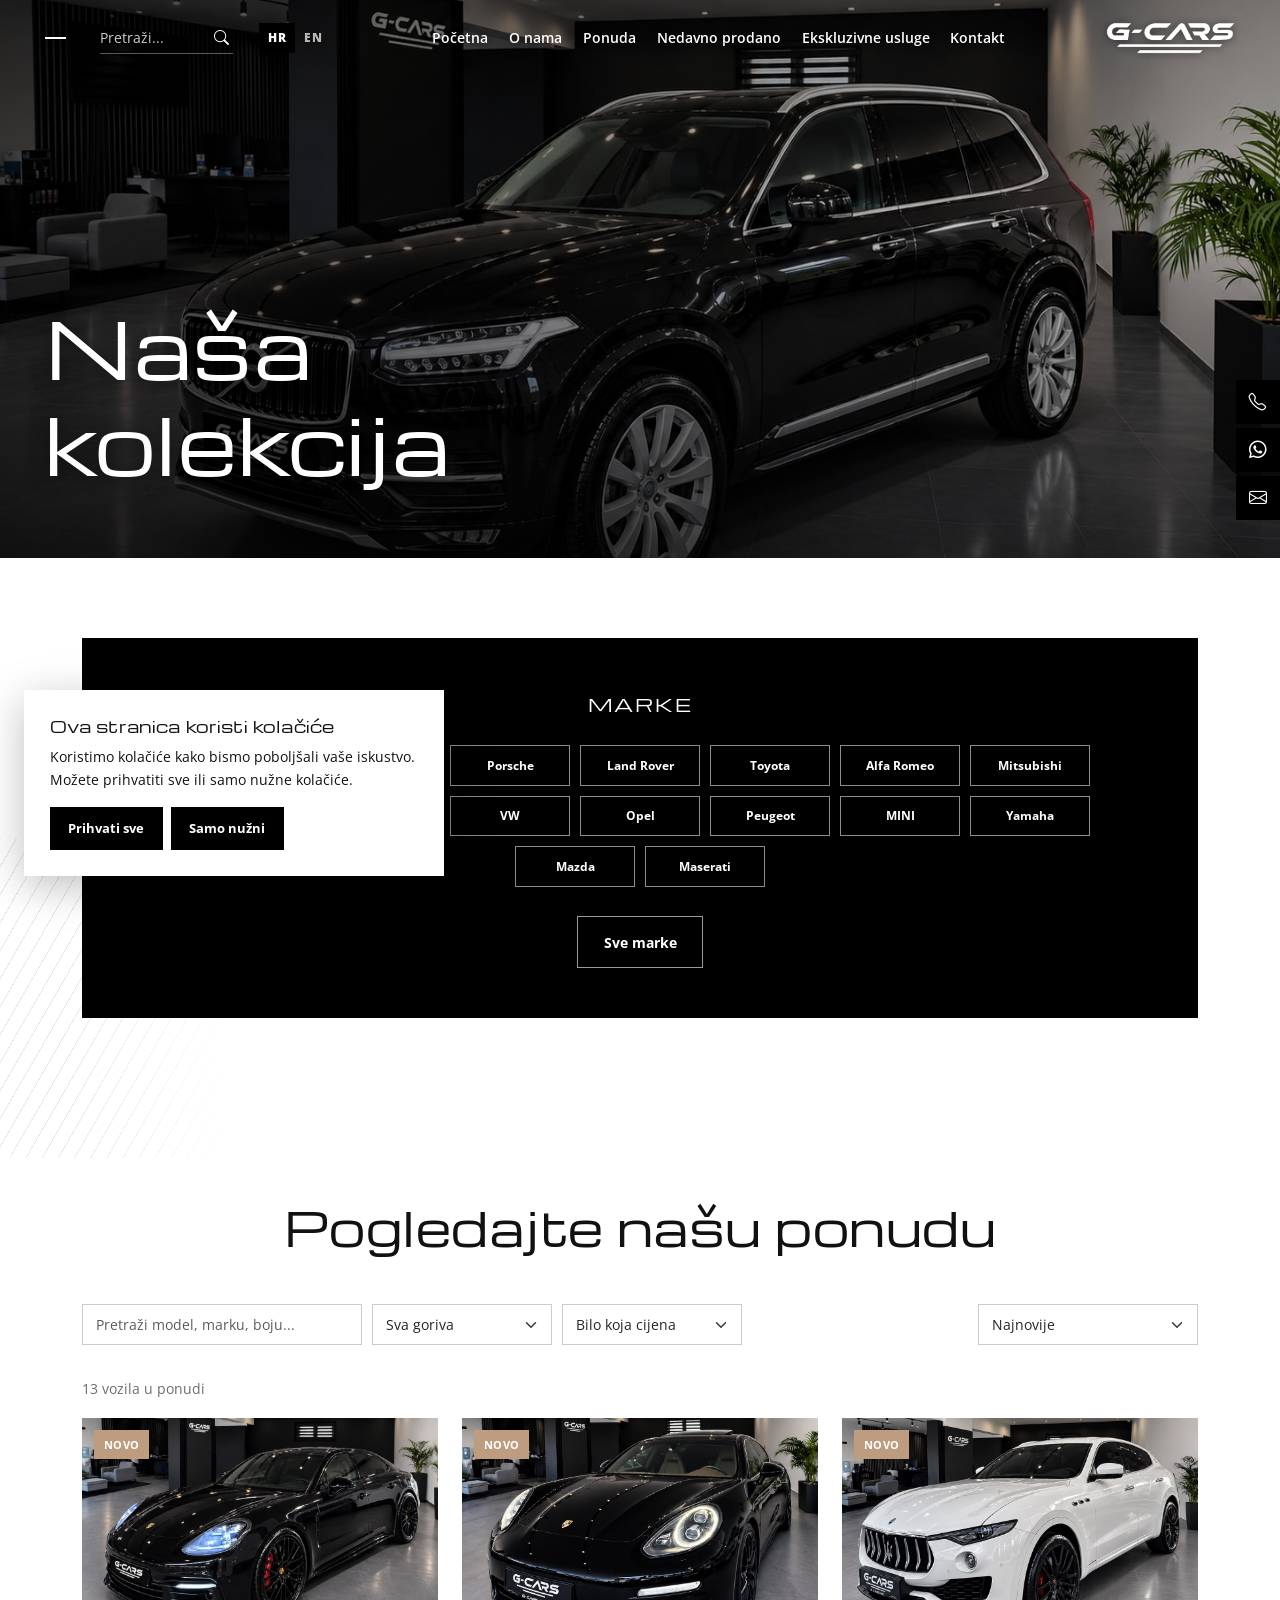
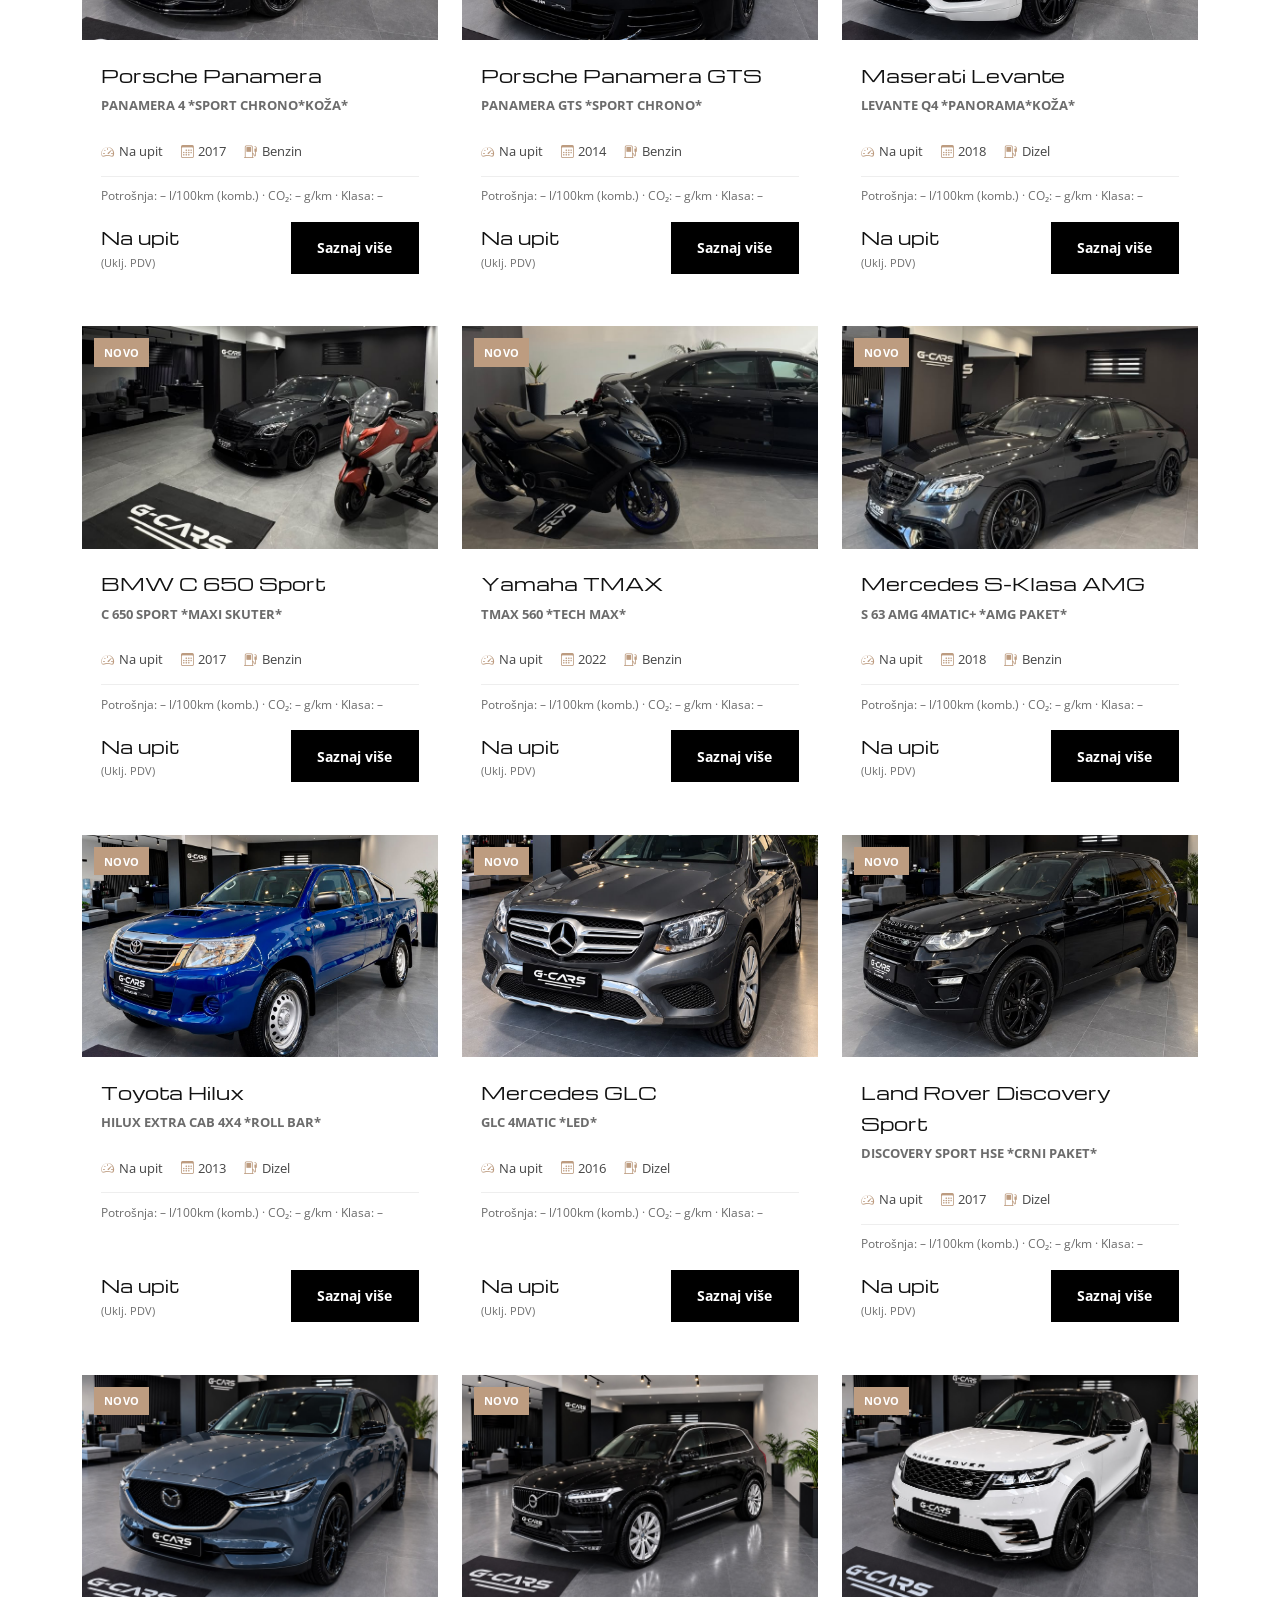
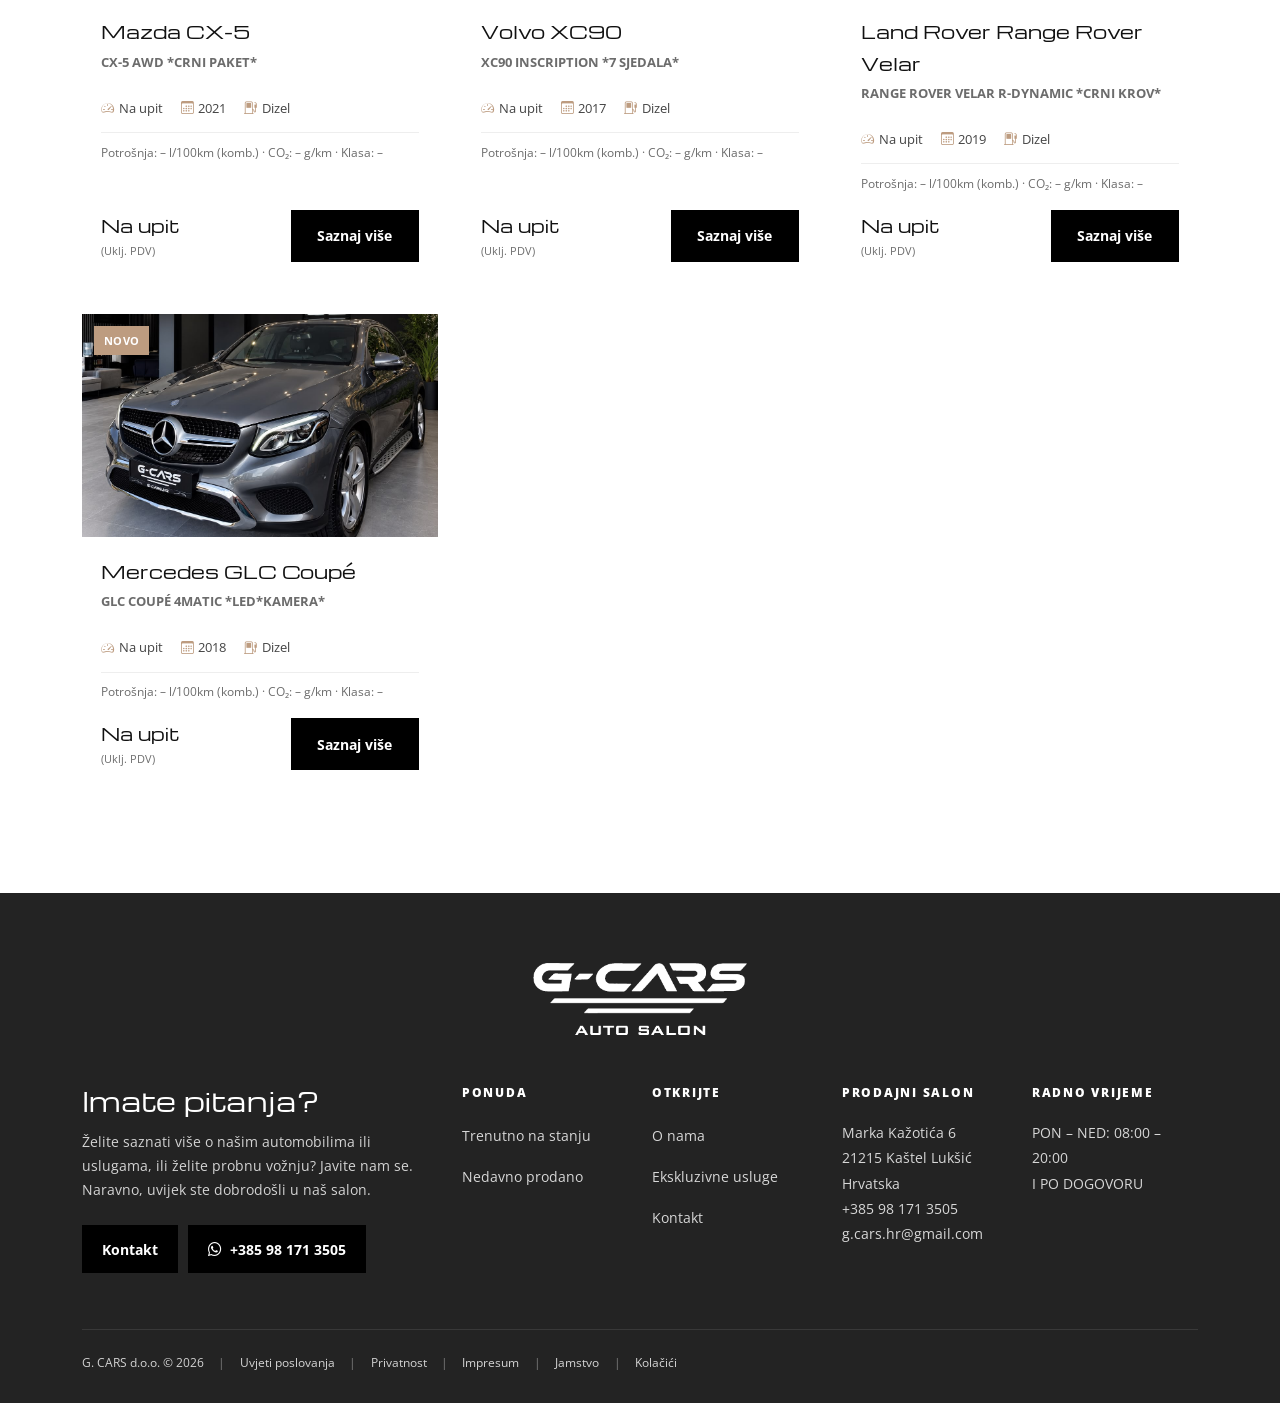
<file: collection.html>
<!DOCTYPE html>
<html lang="hr">
<head>
  <meta charset="utf-8">
  <meta name="viewport" content="width=device-width, initial-scale=1">
  <title>Kolekcija | G-Cars</title>
  <link rel="icon" href="img/favicon.svg" type="image/svg+xml">
  <link href="https://fonts.googleapis.com/css2?family=Michroma&family=Open+Sans:wght@400;600;700;800&display=swap" rel="stylesheet">
  <link href="vendor/bootstrap.min.css" rel="stylesheet">
  <link href="vendor/bootstrap-icons.min.css" rel="stylesheet">
  <link href="css/style.css?v=39" rel="stylesheet">
  <script src="js/i18n.js?v=47"></script>
</head>
<body>
  <div id="gc-header"></div>

  <main>
    <section class="gc-hero gc-page-hero">
      <div class="gc-hero-media">
        <img src="media/gcars/volvo-xc90.jpg" alt="G-Cars salon">
      </div>
      <div class="gc-hero-content">
        <h1>Naša<br>kolekcija</h1>
      </div>
    </section>

    <section class="gc-brand-box-wrap">
      <div class="container">
        <div class="gc-brand-box">
          <h2>MARKE</h2>
          <div class="gc-brand-grid" id="brandGrid"></div>
          <div class="all"><button type="button" class="btn-gc btn-gc-tan" id="allBrands">Sve marke</button></div>
        </div>
      </div>
    </section>

    <section class="section">
      <div class="container">
        <h2 class="gc-title text-center mb-5">Pogledajte našu ponudu</h2>
        <div class="gc-toolbar">
          <div class="filters">
            <input type="search" class="form-control" id="fQ" placeholder="Pretraži model, marku, boju..." style="max-width:280px">
            <select class="form-select" id="fFuel" style="max-width:180px" aria-label="Gorivo">
              <option value="">Sva goriva</option>
              <option value="Benzin">Benzin</option>
              <option value="Dizel">Dizel</option>
              <option value="Hibrid">Hibrid</option>
              <option value="Električni">Električni</option>
            </select>
            <select class="form-select" id="fMax" style="max-width:180px" aria-label="Maksimalna cijena">
              <option value="">Bilo koja cijena</option>
              <option value="150000">do € 150.000</option>
              <option value="250000">do € 250.000</option>
              <option value="400000">do € 400.000</option>
            </select>
          </div>
          <select class="form-select" id="fSort" style="max-width:220px" aria-label="Sortiraj">
            <option value="newest">Najnovije</option>
            <option value="price-asc">Cijena: od najniže</option>
            <option value="price-desc">Cijena: od najviše</option>
            <option value="year-desc">Godina: najnovije</option>
            <option value="mileage-asc">Kilometraža: najmanja</option>
            <option value="brand">Marka (A–Ž)</option>
          </select>
        </div>
        <div class="gc-count mb-3" id="count"></div>
        <div class="gc-car-grid" id="carGrid"></div>
      </div>
    </section>
  </main>

  <div id="gc-footer"></div>

  <script src="https://cdn.jsdelivr.net/npm/bootstrap@5.3.3/dist/js/bootstrap.bundle.min.js"></script>
  <script src="js/main.js?v=41"></script>
  <script src="js/collection.js?v=28"></script>
</body>
</html>
</file>
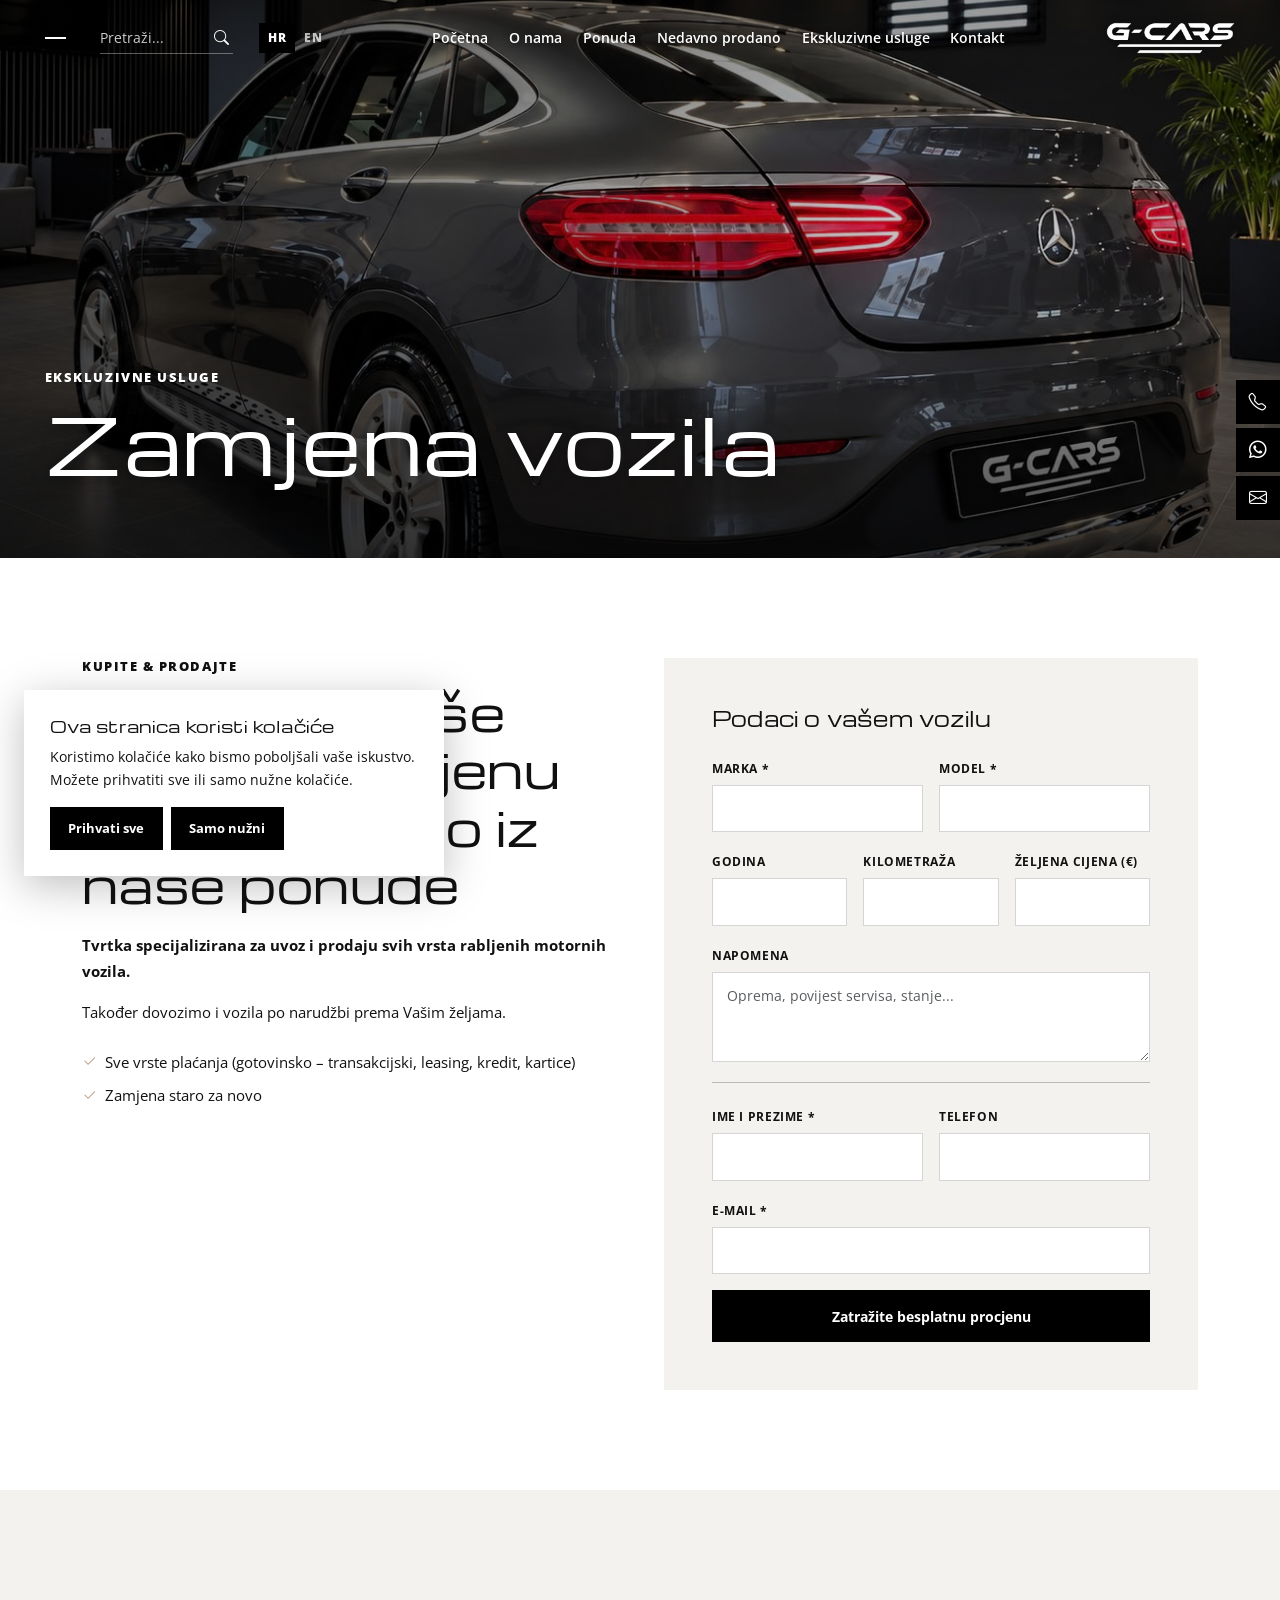
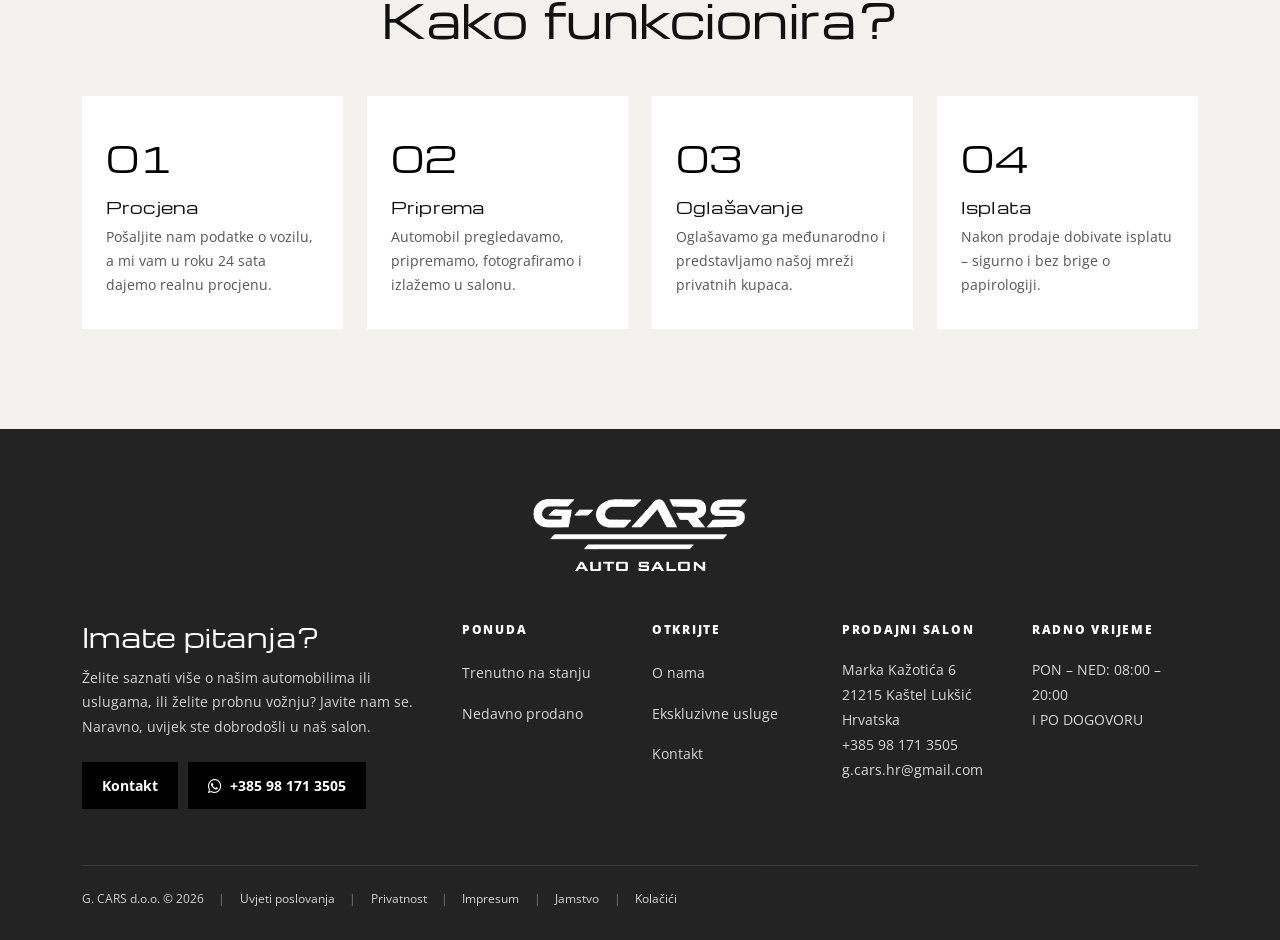
<file: consignment.html>
<!DOCTYPE html>
<html lang="hr">
<head>
  <meta charset="utf-8">
  <meta name="viewport" content="width=device-width, initial-scale=1">
  <title>Komisijska prodaja | G-Cars</title>
  <link rel="icon" href="img/favicon.svg" type="image/svg+xml">
  <link href="https://fonts.googleapis.com/css2?family=Michroma&family=Open+Sans:wght@400;600;700;800&display=swap" rel="stylesheet">
  <link href="vendor/bootstrap.min.css" rel="stylesheet">
  <link href="vendor/bootstrap-icons.min.css" rel="stylesheet">
  <link href="css/style.css?v=39" rel="stylesheet">
  <script src="js/i18n.js?v=47"></script>
</head>
<body>
  <div id="gc-header"></div>
  <main>
    <section class="gc-hero gc-page-hero">
      <div class="gc-hero-media">
        <img src="media/gcars/mercedes-glc-coupe-2.jpg" alt="G-Cars salon">
      </div>
      <div class="gc-hero-content">
        <div class="gc-eyebrow">Ekskluzivne usluge</div>
        <h1>Zamjena vozila</h1>
      </div>
    </section>

    <section class="section">
      <div class="container">
        <div class="row g-5">
          <div class="col-lg-6 reveal">
            <div class="gc-eyebrow">Kupite &amp; prodajte</div>
            <h2 class="gc-title">Ponudite vaše vozilo u zamjenu za neko vozilo iz naše ponude</h2>
            <p class="fw-bold">Tvrtka specijalizirana za uvoz i prodaju svih vrsta rabljenih motornih vozila.</p>
            <p>Također dovozimo i vozila po narudžbi prema Vašim željama.</p>
            <ul class="list-unstyled mt-4">
              <li class="mb-2"><i class="bi bi-check2 text-tan me-2"></i>Sve vrste plaćanja (gotovinsko – transakcijski, leasing, kredit, kartice)</li>
              <li class="mb-2"><i class="bi bi-check2 text-tan me-2"></i>Zamjena staro za novo</li>
            </ul>
          </div>
          <div class="col-lg-6 reveal">
            <div class="bg-gc-light p-4 p-md-5">
              <h3 class="fs-5 mb-4">Podaci o vašem vozilu</h3>
              <form class="gc-form" id="consignmentForm" novalidate>
                <div class="row g-3">
                  <div class="col-md-6"><label for="cBrand">Marka *</label><input id="cBrand" class="form-control" name="brand" required maxlength="60"><div class="invalid-feedback">Obavezno polje.</div></div>
                  <div class="col-md-6"><label for="cModel">Model *</label><input id="cModel" class="form-control" name="model" required maxlength="80"><div class="invalid-feedback">Obavezno polje.</div></div>
                  <div class="col-md-4"><label for="cYear">Godina</label><input id="cYear" class="form-control" type="number" name="year" min="1900" max="2100"></div>
                  <div class="col-md-4"><label for="cKm">Kilometraža</label><input id="cKm" class="form-control" type="number" name="mileage" min="0"></div>
                  <div class="col-md-4"><label for="cPrice">Željena cijena (€)</label><input id="cPrice" class="form-control" type="number" name="askingPrice" min="0"></div>
                  <div class="col-12"><label for="cNotes">Napomena</label><textarea id="cNotes" class="form-control" name="notes" rows="3" maxlength="2000" placeholder="Oprema, povijest servisa, stanje..."></textarea></div>
                  <div class="col-12"><hr class="my-1"></div>
                  <div class="col-md-6"><label for="cName">Ime i prezime *</label><input id="cName" class="form-control" name="name" required maxlength="100"><div class="invalid-feedback">Obavezno polje.</div></div>
                  <div class="col-md-6"><label for="cPhone">Telefon</label><input id="cPhone" class="form-control" name="phone" maxlength="40"></div>
                  <div class="col-12"><label for="cEmail">E-mail *</label><input id="cEmail" class="form-control" type="email" name="email" required maxlength="150"><div class="invalid-feedback">Unesite ispravan e-mail.</div></div>
                  <div class="col-12"><button type="submit" class="btn-gc btn-gc-tan w-100">Zatražite besplatnu procjenu</button></div>
                </div>
                <div class="gc-form-alert"></div>
              </form>
            </div>
          </div>
        </div>
      </div>
    </section>

    <section class="section bg-gc-light">
      <div class="container">
        <div class="text-center mb-5 reveal"><h2 class="gc-title">Kako funkcionira?</h2></div>
        <div class="gc-steps">
          <div class="gc-step reveal"><h4>Procjena</h4><p>Pošaljite nam podatke o vozilu, a mi vam u roku 24 sata dajemo realnu procjenu.</p></div>
          <div class="gc-step reveal"><h4>Priprema</h4><p>Automobil pregledavamo, pripremamo, fotografiramo i izlažemo u salonu.</p></div>
          <div class="gc-step reveal"><h4>Oglašavanje</h4><p>Oglašavamo ga međunarodno i predstavljamo našoj mreži privatnih kupaca.</p></div>
          <div class="gc-step reveal"><h4>Isplata</h4><p>Nakon prodaje dobivate isplatu – sigurno i bez brige o papirologiji.</p></div>
        </div>
      </div>
    </section>
  </main>
  <div id="gc-footer"></div>
  <script src="https://cdn.jsdelivr.net/npm/bootstrap@5.3.3/dist/js/bootstrap.bundle.min.js"></script>
  <script src="js/main.js?v=41"></script>
  <script>document.addEventListener("DOMContentLoaded", () => GC.bindForm(GC.$("#consignmentForm"), "consignment"));</script>
</body>
</html>
</file>
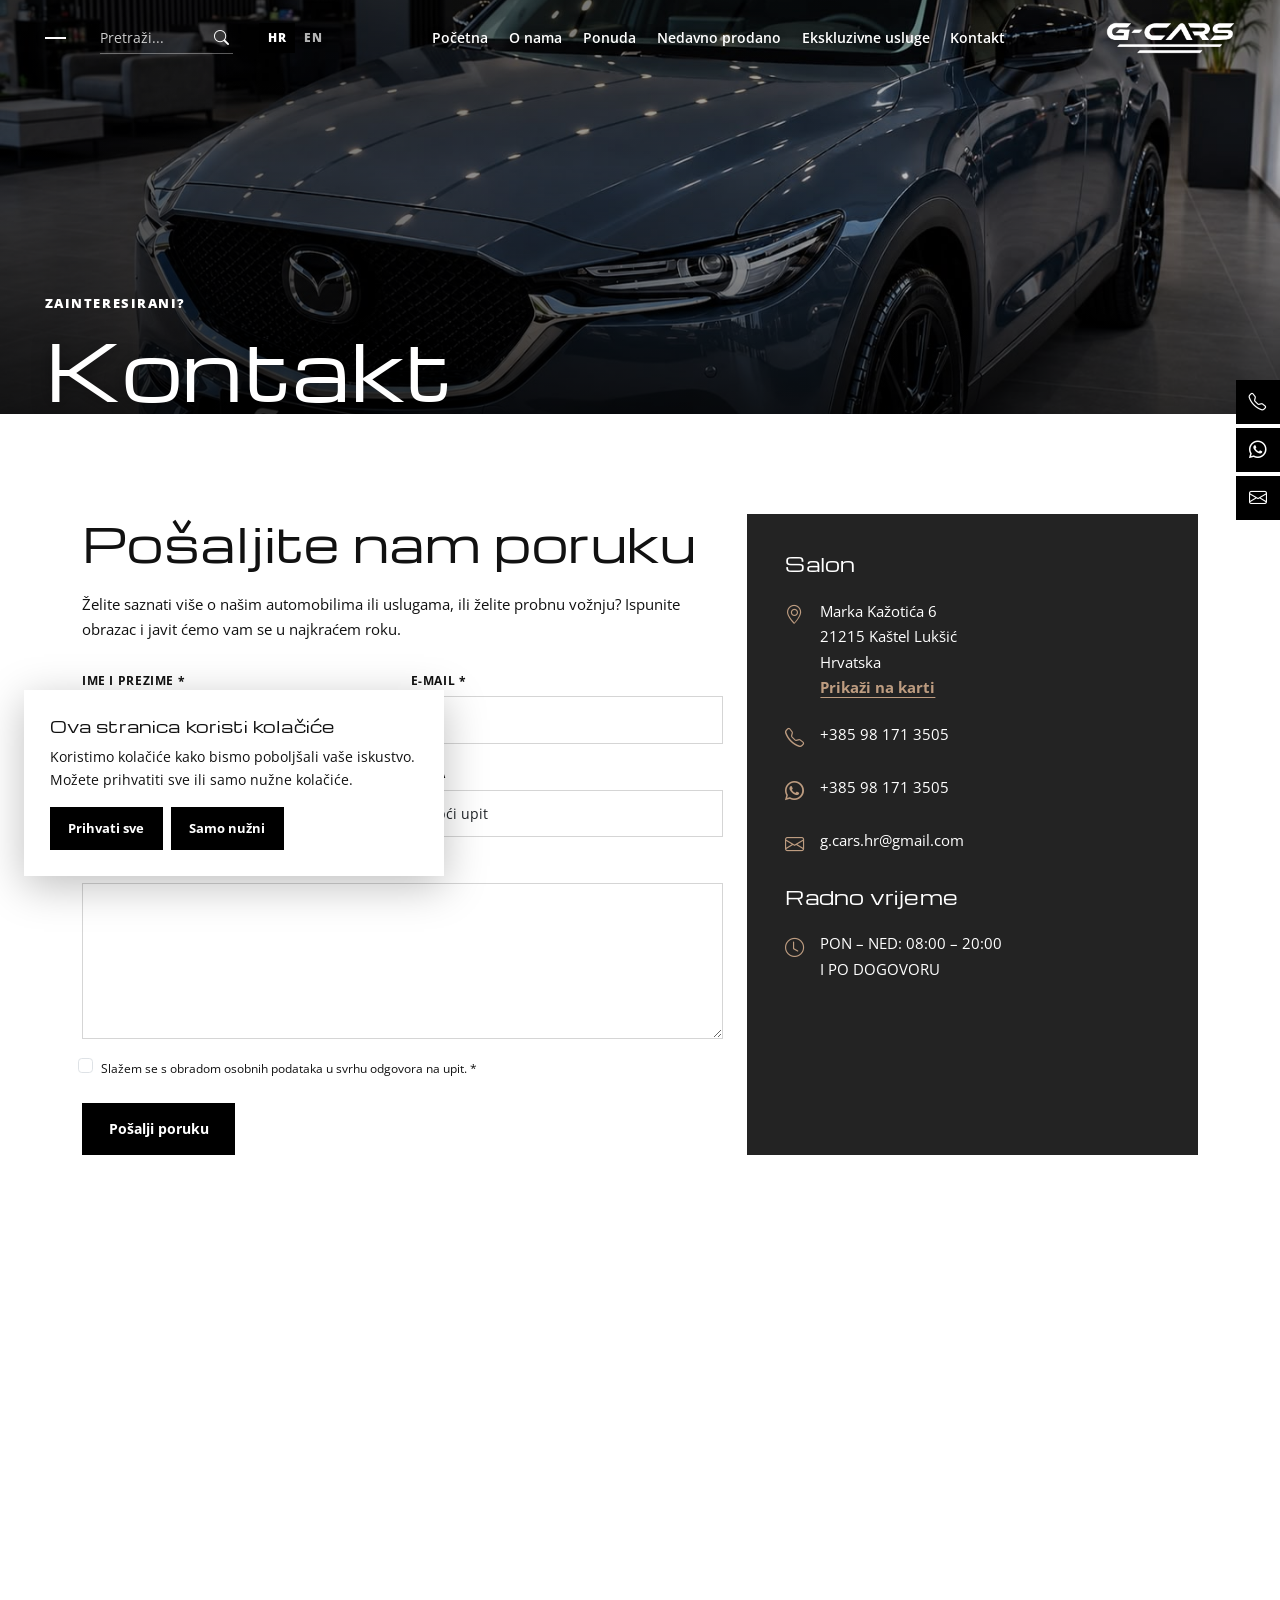
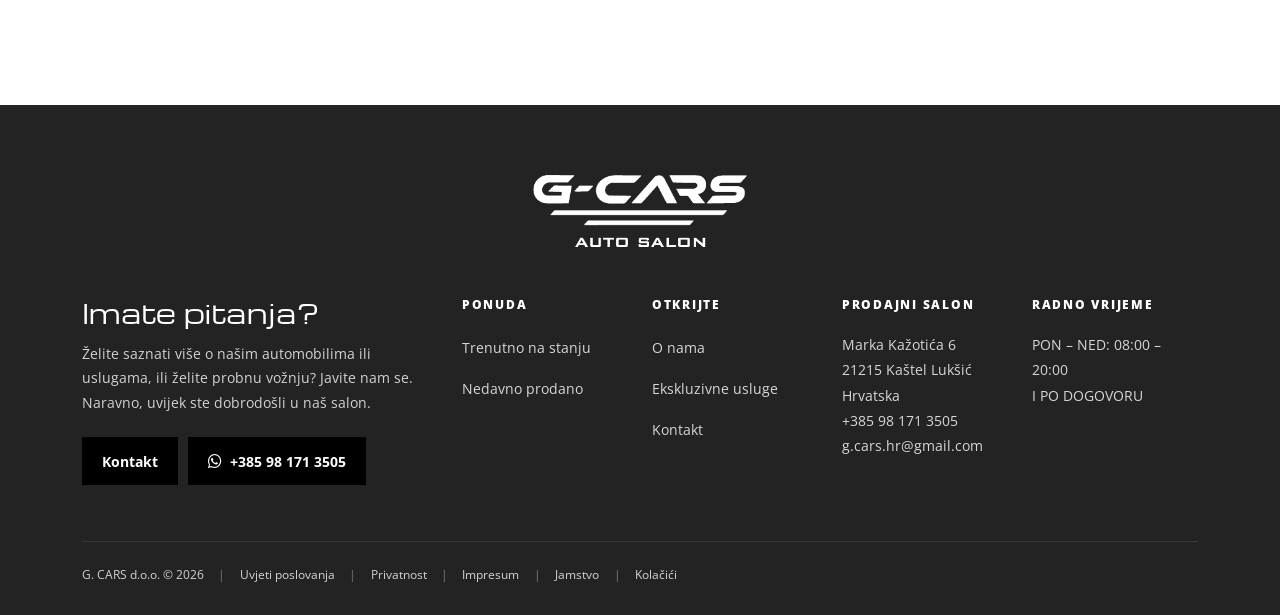
<file: contact.html>
<!DOCTYPE html>
<html lang="hr">
<head>
  <meta charset="utf-8">
  <meta name="viewport" content="width=device-width, initial-scale=1">
  <title>Kontakt | G-Cars</title>
  <link rel="icon" href="img/favicon.svg" type="image/svg+xml">
  <link href="https://fonts.googleapis.com/css2?family=Michroma&family=Open+Sans:wght@400;600;700;800&display=swap" rel="stylesheet">
  <link href="vendor/bootstrap.min.css" rel="stylesheet">
  <link href="vendor/bootstrap-icons.min.css" rel="stylesheet">
  <link href="css/style.css?v=39" rel="stylesheet">
  <script src="js/i18n.js?v=47"></script>
</head>
<body>
  <div id="gc-header"></div>
  <main>
    <section class="gc-hero gc-page-hero short">
      <div class="gc-hero-media">
        <img src="media/gcars/mazda-cx5.jpg" alt="G-Cars salon">
      </div>
      <div class="gc-hero-content">
        <div class="gc-eyebrow">Zainteresirani?</div>
        <h1>Kontakt</h1>
      </div>
    </section>

    <section class="section">
      <div class="container">
        <div class="row g-4">
          <div class="col-lg-7 reveal">
            <h2 class="gc-title">Pošaljite nam poruku</h2>
            <p class="mb-4">Želite saznati više o našim automobilima ili uslugama, ili želite probnu vožnju? Ispunite obrazac i javit ćemo vam se u najkraćem roku.</p>
            <form class="gc-form" id="contactForm" novalidate>
              <div class="row g-3">
                <div class="col-md-6"><label for="name">Ime i prezime *</label><input id="name" class="form-control" name="name" required maxlength="100"><div class="invalid-feedback">Unesite ime.</div></div>
                <div class="col-md-6"><label for="email">E-mail *</label><input id="email" type="email" class="form-control" name="email" required maxlength="150"><div class="invalid-feedback">Unesite ispravan e-mail.</div></div>
                <div class="col-md-6"><label for="phone">Telefon</label><input id="phone" class="form-control" name="phone" maxlength="40"></div>
                <div class="col-md-6"><label for="subject">Tema</label>
                  <select id="subject" class="form-select" name="subject">
                    <option value="Opći upit">Opći upit</option>
                    <option value="Probna vožnja">Probna vožnja</option>
                    <option value="Kupnja vozila">Kupnja vozila</option>
                    <option value="Prodaja / komisija">Prodaja / komisija</option>
                    <option value="Financiranje">Financiranje</option>
                  </select>
                </div>
                <div class="col-12"><label for="message">Poruka *</label><textarea id="message" class="form-control" name="message" rows="6" required minlength="5" maxlength="2000"></textarea><div class="invalid-feedback">Poruka mora imati barem 5 znakova.</div></div>
                <div class="col-12 form-check ms-1">
                  <input class="form-check-input" type="checkbox" id="privacy" required>
                  <label class="form-check-label text-transform-none" for="privacy" style="text-transform:none;font-weight:400;letter-spacing:0">Slažem se s obradom osobnih podataka u svrhu odgovora na upit. *</label>
                </div>
                <div class="col-12"><button type="submit" class="btn-gc btn-gc-tan">Pošalji poruku</button></div>
              </div>
              <div class="gc-form-alert"></div>
            </form>
          </div>
          <div class="col-lg-5 reveal">
            <div class="gc-contact-card" id="contactCard"></div>
          </div>
        </div>
      </div>
    </section>

    <iframe class="gc-map" title="Lokacija G-Cars salona" loading="lazy"
      src="https://www.google.com/maps?q=Marka+Ka%C5%BEoti%C4%87a+6,+21215+Ka%C5%A1tel+Lu%C5%A1i%C4%87,+Hrvatska&amp;z=16&amp;output=embed" allowfullscreen referrerpolicy="no-referrer-when-downgrade"></iframe>
  </main>
  <div id="gc-footer"></div>
  <script src="https://cdn.jsdelivr.net/npm/bootstrap@5.3.3/dist/js/bootstrap.bundle.min.js"></script>
  <script src="js/main.js?v=41"></script>
  <script>
    document.addEventListener("DOMContentLoaded", () => {
      const c = GC.CONTACT;
      GC.$("#contactCard").innerHTML = `
        <h3>Salon</h3>
        <div class="item"><i class="bi bi-geo-alt"></i><div>${c.street}<br>${c.city}<br>${c.country}<br>
          <a href="https://www.google.com/maps/search/?api=1&query=${encodeURIComponent(c.street + ", " + c.city)}" target="_blank" rel="noopener" class="link-tan">${GC.t("Prikaži na karti")}</a></div></div>
        <div class="item"><i class="bi bi-telephone"></i><a href="${c.phoneHref}">${c.phone}</a></div>
        <div class="item"><i class="bi bi-whatsapp"></i><a href="${c.whatsapp}" target="_blank" rel="noopener">${c.mobile}</a></div>
        <div class="item"><i class="bi bi-envelope"></i><a href="mailto:${c.email}">${c.email}</a></div>
        <h3 class="mt-4">Radno vrijeme</h3>
        <div class="item"><i class="bi bi-clock"></i><div class="gc-hours-upper">${GC.t(c.hours)}<br>${GC.t(c.hoursNote)}</div></div>`;
      GC.bindForm(GC.$("#contactForm"), "contact");
    });
  </script>
</body>
</html>
</file>
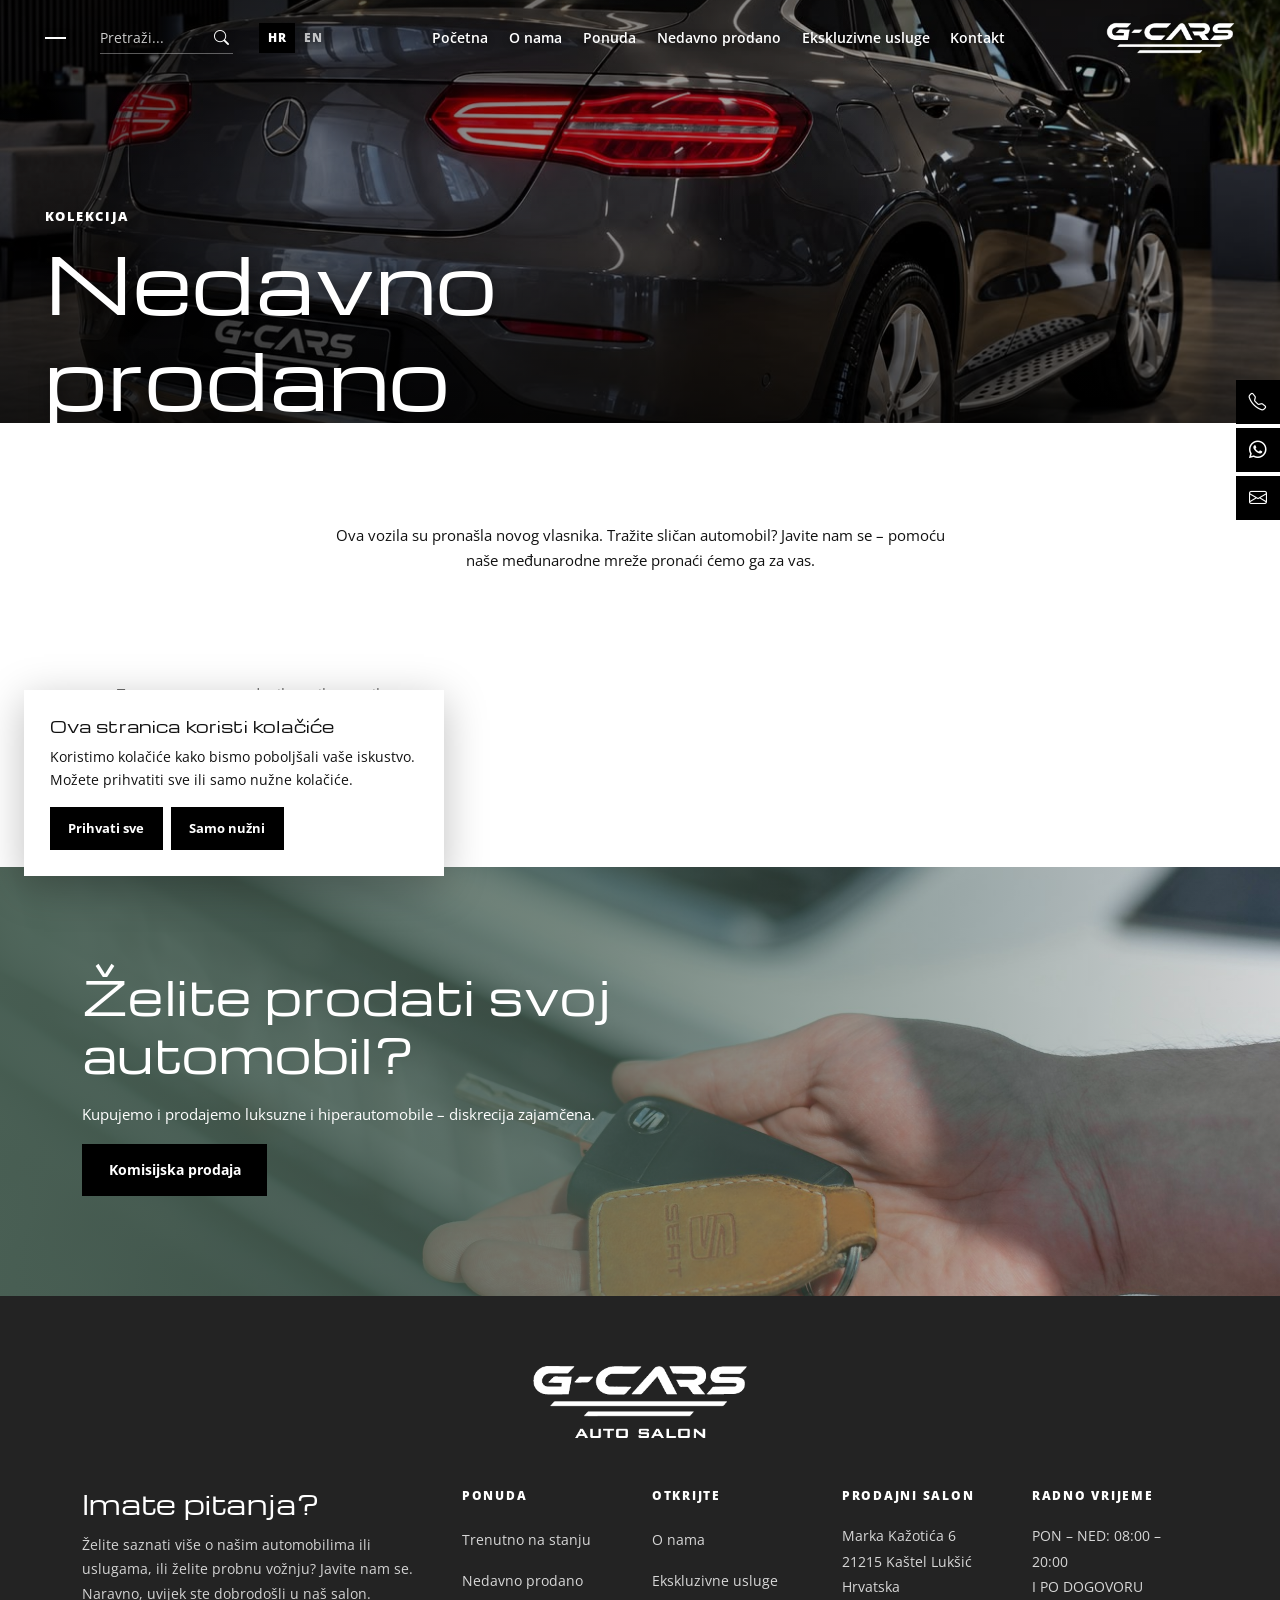
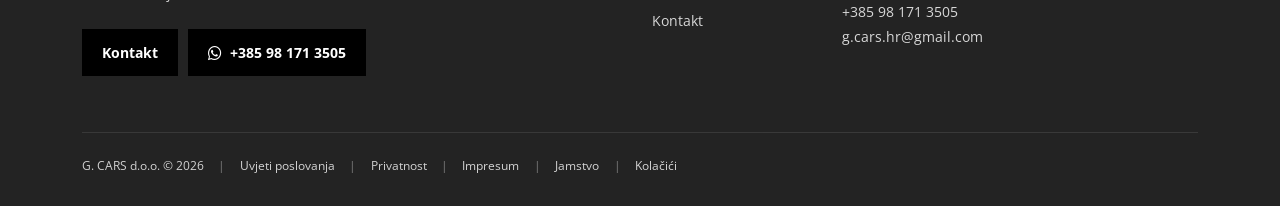
<file: recently-sold.html>
<!DOCTYPE html>
<html lang="hr">
<head>
  <meta charset="utf-8">
  <meta name="viewport" content="width=device-width, initial-scale=1">
  <title>Nedavno prodano | G-Cars</title>
  <link rel="icon" href="img/favicon.svg" type="image/svg+xml">
  <link href="https://fonts.googleapis.com/css2?family=Michroma&family=Open+Sans:wght@400;600;700;800&display=swap" rel="stylesheet">
  <link href="vendor/bootstrap.min.css" rel="stylesheet">
  <link href="vendor/bootstrap-icons.min.css" rel="stylesheet">
  <link href="css/style.css?v=39" rel="stylesheet">
  <script src="js/i18n.js?v=47"></script>
</head>
<body>
  <div id="gc-header"></div>
  <main>
    <section class="gc-hero gc-page-hero short">
      <div class="gc-hero-media">
        <img src="media/gcars/mercedes-glc-coupe-3.jpg" alt="G-Cars salon">
      </div>
      <div class="gc-hero-content">
        <div class="gc-eyebrow">Kolekcija</div>
        <h1>Nedavno<br>prodano</h1>
      </div>
    </section>

    <section class="section">
      <div class="container">
        <p class="text-center mx-auto mb-5" style="max-width:640px">Ova vozila su pronašla novog vlasnika. Tražite sličan automobil? Javite nam se – pomoću naše međunarodne mreže pronaći ćemo ga za vas.</p>
        <div class="gc-car-grid" id="soldGrid"></div>
      </div>
    </section>

    <section class="gc-cta-band section">
      <img src="media/img/photo-1653565217811-85b41bcd1edb.jpg" alt="Predaja ključeva">
      <div class="container">
        <div class="row"><div class="col-lg-6">
          <h2 class="gc-title">Želite prodati svoj automobil?</h2>
          <p>Kupujemo i prodajemo luksuzne i hiperautomobile – diskrecija zajamčena.</p>
          <a href="consignment.html" class="btn-gc btn-gc-tan">Komisijska prodaja</a>
        </div></div>
      </div>
    </section>
  </main>
  <div id="gc-footer"></div>
  <script src="https://cdn.jsdelivr.net/npm/bootstrap@5.3.3/dist/js/bootstrap.bundle.min.js"></script>
  <script src="js/main.js?v=41"></script>
  <script>
    document.addEventListener("DOMContentLoaded", async () => {
      const grid = GC.$("#soldGrid");
      try {
        const cars = await GC.api("cars?sold=true");
        grid.innerHTML = cars.map(GC.carCard).join("") || `<div class="gc-empty">Trenutno nema prodanih vozila za prikaz.</div>`;
        GC.initReveal(grid);
      } catch { GC.apiError(grid); }
    });
  </script>
</body>
</html>
</file>
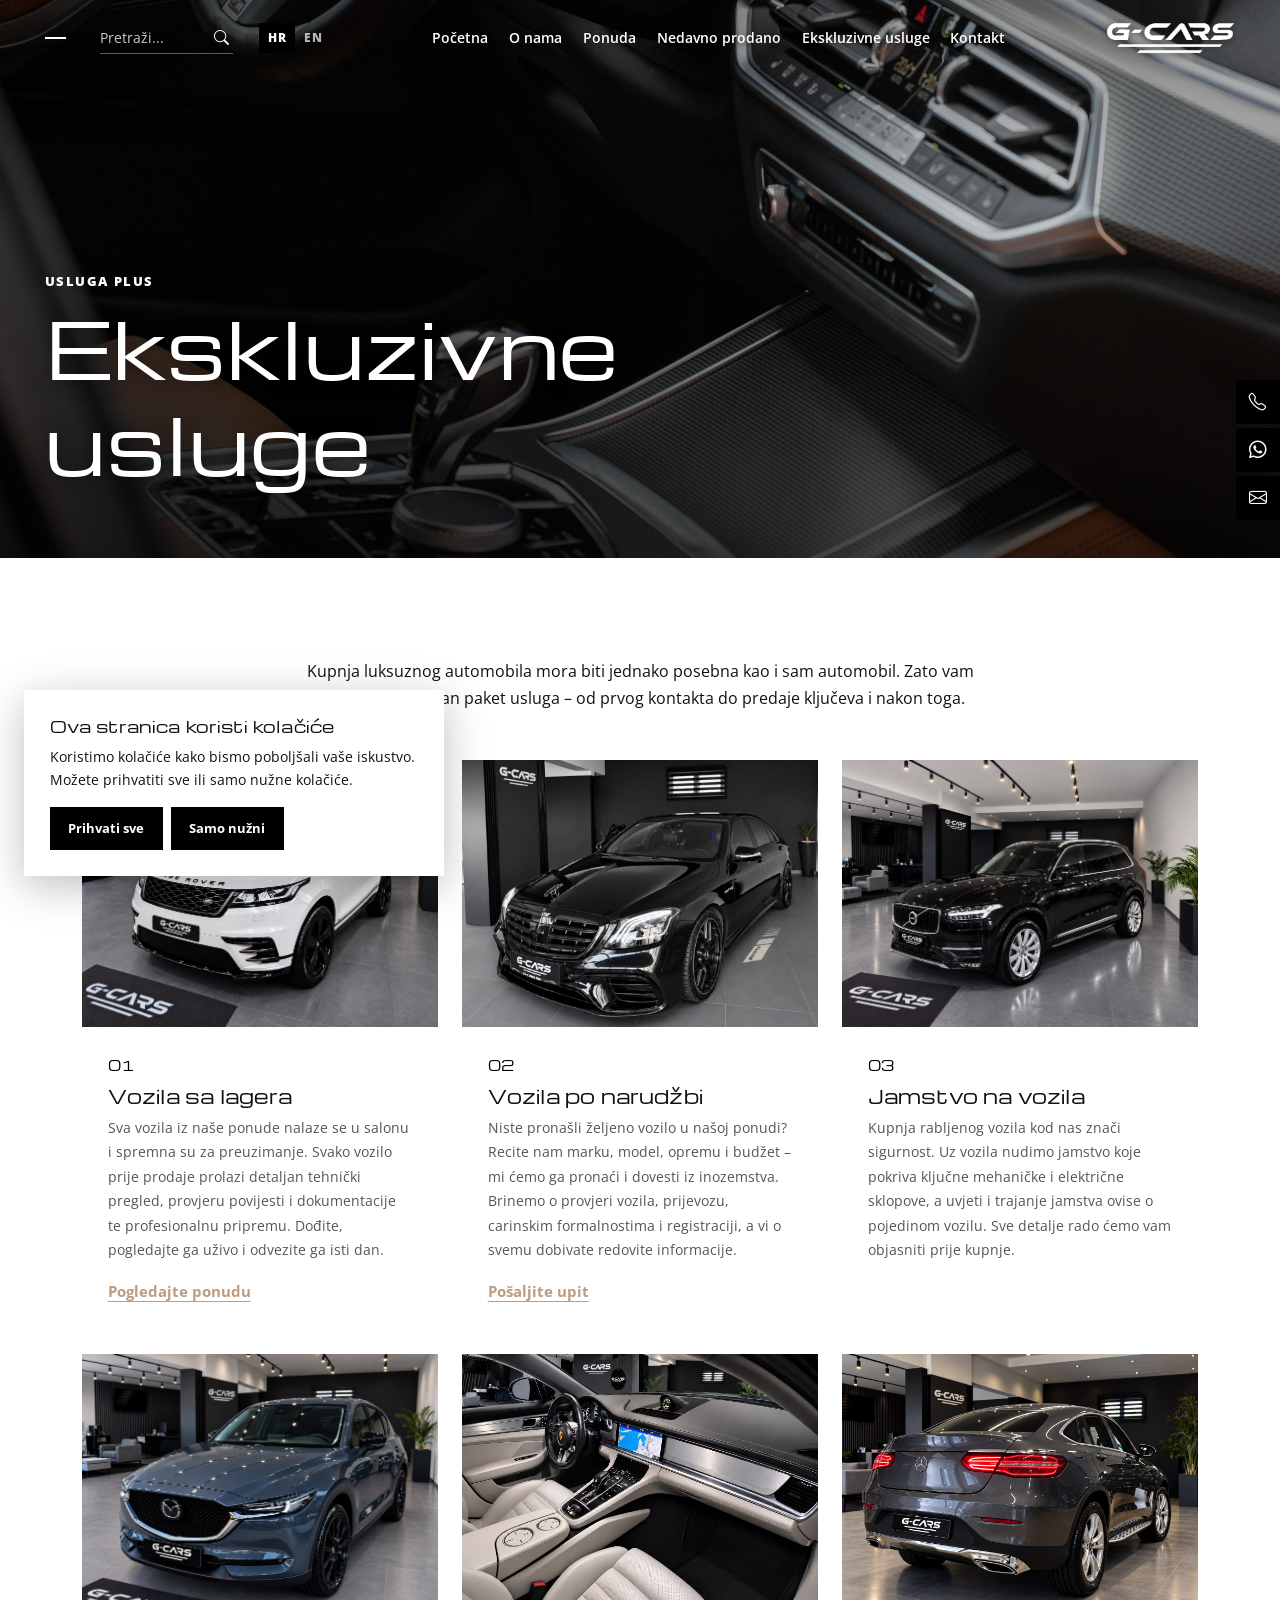
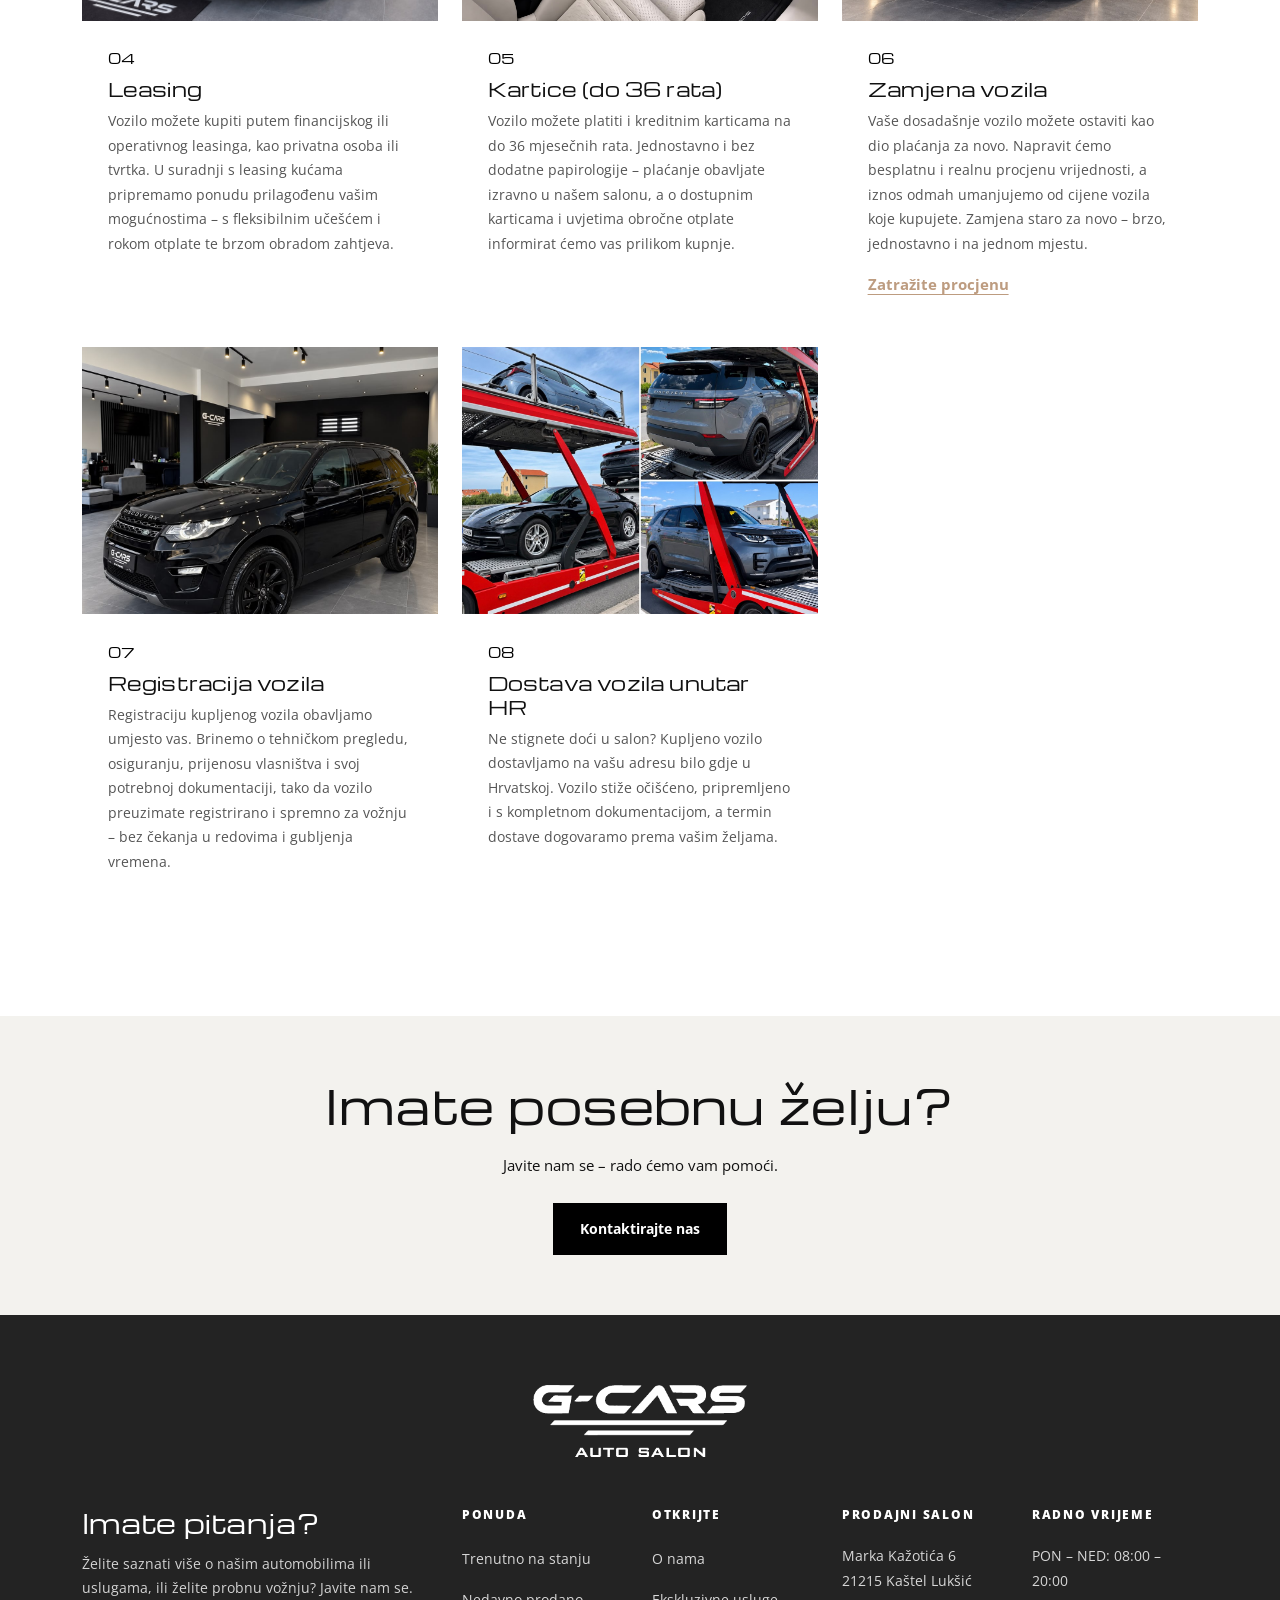
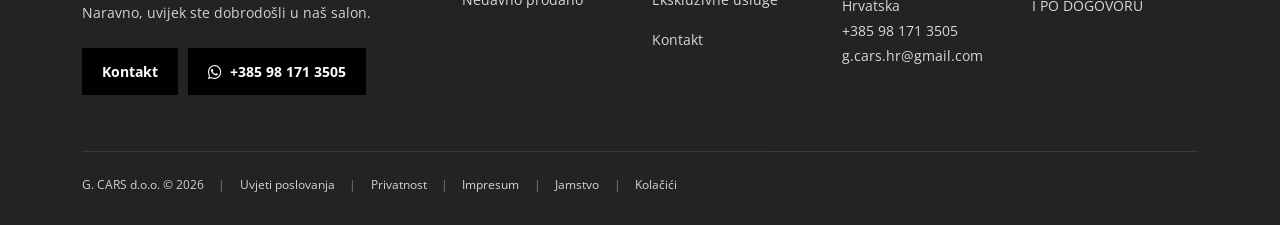
<file: services.html>
<!DOCTYPE html>
<html lang="hr">
<head>
  <meta charset="utf-8">
  <meta name="viewport" content="width=device-width, initial-scale=1">
  <title>Ekskluzivne usluge | G-Cars</title>
  <link rel="icon" href="img/favicon.svg" type="image/svg+xml">
  <link href="https://fonts.googleapis.com/css2?family=Michroma&family=Open+Sans:wght@400;600;700;800&display=swap" rel="stylesheet">
  <link href="vendor/bootstrap.min.css" rel="stylesheet">
  <link href="vendor/bootstrap-icons.min.css" rel="stylesheet">
  <link href="css/style.css?v=39" rel="stylesheet">
  <script src="js/i18n.js?v=47"></script>
</head>
<body>
  <div id="gc-header"></div>
  <main>
    <section class="gc-hero gc-page-hero">
      <div class="gc-hero-media">
        <video autoplay muted loop playsinline poster="media/img/photo-1652453456448-d2bba6580587.jpg"
               src="media/video/aston-interior.mp4"></video>
      </div>
      <div class="gc-hero-content">
        <div class="gc-eyebrow">Usluga Plus</div>
        <h1>Ekskluzivne<br>usluge</h1>
      </div>
    </section>

    <section class="section">
      <div class="container">
        <div class="text-center mb-5 reveal">
          <p class="mx-auto fs-6" style="max-width:720px">Kupnja luksuznog automobila mora biti jednako posebna kao i sam automobil. Zato vam nudimo kompletan paket usluga – od prvog kontakta do predaje ključeva i nakon toga.</p>
        </div>
        <div class="row g-4">
          <div class="col-md-6 col-lg-4 reveal">
            <a href="collection.html" class="gc-service">
              <div class="img"><img src="media/gcars/range-rover-velar.jpg" alt="Vozila sa lagera u G-Cars salonu"></div>
              <div class="body"><div class="num">01</div><h3>Vozila sa lagera</h3><p>Sva vozila iz naše ponude nalaze se u salonu i spremna su za preuzimanje. Svako vozilo prije prodaje prolazi detaljan tehnički pregled, provjeru povijesti i dokumentacije te profesionalnu pripremu. Dođite, pogledajte ga uživo i odvezite ga isti dan.</p><span class="link-tan">Pogledajte ponudu</span></div>
            </a>
          </div>
          <div class="col-md-6 col-lg-4 reveal">
            <a href="contact.html" class="gc-service">
              <div class="img"><img src="media/gcars/mercedes-s63-salon.jpg" alt="Vozila po narudžbi" style="object-position: center 75%"></div>
              <div class="body"><div class="num">02</div><h3>Vozila po narudžbi</h3><p>Niste pronašli željeno vozilo u našoj ponudi? Recite nam marku, model, opremu i budžet – mi ćemo ga pronaći i dovesti iz inozemstva. Brinemo o provjeri vozila, prijevozu, carinskim formalnostima i registraciji, a vi o svemu dobivate redovite informacije.</p><span class="link-tan">Pošaljite upit</span></div>
            </a>
          </div>
          <div class="col-md-6 col-lg-4 reveal">
            <div class="gc-service">
              <div class="img"><img src="media/gcars/volvo-xc90.jpg" alt="Jamstvo na vozila"></div>
              <div class="body"><div class="num">03</div><h3>Jamstvo na vozila</h3><p>Kupnja rabljenog vozila kod nas znači sigurnost. Uz vozila nudimo jamstvo koje pokriva ključne mehaničke i električne sklopove, a uvjeti i trajanje jamstva ovise o pojedinom vozilu. Sve detalje rado ćemo vam objasniti prije kupnje.</p></div>
            </div>
          </div>
          <div class="col-md-6 col-lg-4 reveal">
            <div class="gc-service">
              <div class="img"><img src="media/gcars/mazda-cx5.jpg" alt="Leasing"></div>
              <div class="body"><div class="num">04</div><h3>Leasing</h3><p>Vozilo možete kupiti putem financijskog ili operativnog leasinga, kao privatna osoba ili tvrtka. U suradnji s leasing kućama pripremamo ponudu prilagođenu vašim mogućnostima – s fleksibilnim učešćem i rokom otplate te brzom obradom zahtjeva.</p></div>
            </div>
          </div>
          <div class="col-md-6 col-lg-4 reveal">
            <div class="gc-service">
              <div class="img"><img src="media/gcars/porsche-panamera-2.jpg" alt="Plaćanje karticama na rate"></div>
              <div class="body"><div class="num">05</div><h3>Kartice (do 36 rata)</h3><p>Vozilo možete platiti i kreditnim karticama na do 36 mjesečnih rata. Jednostavno i bez dodatne papirologije – plaćanje obavljate izravno u našem salonu, a o dostupnim karticama i uvjetima obročne otplate informirat ćemo vas prilikom kupnje.</p></div>
            </div>
          </div>
          <div class="col-md-6 col-lg-4 reveal">
            <a href="consignment.html" class="gc-service">
              <div class="img"><img src="media/gcars/mercedes-glc-coupe-3.jpg" alt="Zamjena vozila"></div>
              <div class="body"><div class="num">06</div><h3>Zamjena vozila</h3><p>Vaše dosadašnje vozilo možete ostaviti kao dio plaćanja za novo. Napravit ćemo besplatnu i realnu procjenu vrijednosti, a iznos odmah umanjujemo od cijene vozila koje kupujete. Zamjena staro za novo – brzo, jednostavno i na jednom mjestu.</p><span class="link-tan">Zatražite procjenu</span></div>
            </a>
          </div>
          <!-- 07: registracija vozila – dolje lijevo -->
          <div class="col-md-6 col-lg-4 reveal">
            <div class="gc-service">
              <div class="img"><img src="media/gcars/discovery-sport.jpg" alt="Registracija vozila"></div>
              <div class="body"><div class="num">07</div><h3>Registracija vozila</h3><p>Registraciju kupljenog vozila obavljamo umjesto vas. Brinemo o tehničkom pregledu, osiguranju, prijenosu vlasništva i svoj potrebnoj dokumentaciji, tako da vozilo preuzimate registrirano i spremno za vožnju – bez čekanja u redovima i gubljenja vremena.</p></div>
            </div>
          </div>
          <!-- 08: dostava vozila -->
          <div class="col-md-6 col-lg-4 reveal">
            <div class="gc-service">
              <div class="img"><img src="media/gcars/dostava-vozila.jpg" alt="Dostava vozila unutar Hrvatske – vozila na autotransporteru"></div>
              <div class="body"><div class="num">08</div><h3>Dostava vozila unutar HR</h3><p>Ne stignete doći u salon? Kupljeno vozilo dostavljamo na vašu adresu bilo gdje u Hrvatskoj. Vozilo stiže očišćeno, pripremljeno i s kompletnom dokumentacijom, a termin dostave dogovaramo prema vašim željama.</p></div>
            </div>
          </div>
        </div>
      </div>
    </section>

    <section class="section-sm bg-gc-light text-center">
      <div class="container reveal">
        <h2 class="gc-title">Imate posebnu želju?</h2>
        <p class="mb-4">Javite nam se – rado ćemo vam pomoći.</p>
        <a href="contact.html" class="btn-gc btn-gc-tan">Kontaktirajte nas</a>
      </div>
    </section>
  </main>
  <div id="gc-footer"></div>
  <script src="https://cdn.jsdelivr.net/npm/bootstrap@5.3.3/dist/js/bootstrap.bundle.min.js"></script>
  <script src="js/main.js?v=41"></script>
</body>
</html>
</file>
<file: css/style.css>
/* =========================================================
   G-Cars – glavni stil (Bootstrap 5 + vlastiti CSS + Flexbox)
   ========================================================= */
:root {
  --gc-dark: #232323;
  --gc-darker: #1a1a1a;
  --gc-green: #4a6155;
  --gc-green-dark: #3c4f45;
  --gc-tan: #bd9c80;
  --gc-tan-dark: #a8876b;
  --gc-light: #f3f2ee;
  --gc-white: #ffffff;
  --gc-text: #111111;
  --gc-muted: #6c6c6c;
  --gc-head: "Michroma", sans-serif;
  --gc-body: "Open Sans", sans-serif;
  --gc-header-h: 76px;
  --gc-logo-h: 32px;          /* JEDNA veličina loga za header i footer */
}

* { box-sizing: border-box; }
html { scroll-behavior: smooth; }
body {
  font-family: var(--gc-body);
  color: var(--gc-text);
  background: var(--gc-white);
  font-size: 15px;
  line-height: 1.7;
  overflow-x: hidden;
}
h1, h2, h3, h4, h5, .gc-head { font-family: var(--gc-head); font-weight: 400; letter-spacing: .01em; line-height: 1.25; }
a { color: inherit; text-decoration: none; transition: color .2s; }
img { max-width: 100%; display: block; }

.gc-eyebrow {
  font-family: var(--gc-body);
  font-weight: 800;
  font-size: .8rem;
  text-transform: uppercase;
  letter-spacing: .12em;
  line-height: 1.3;
  margin-bottom: .5rem;
}
.gc-title { font-size: clamp(1.8rem, 3.6vw, 3rem); margin-bottom: 1.25rem; }
.section { padding: 100px 0; }
.section-sm { padding: 60px 0; }
.bg-gc-light { background: var(--gc-light); }
.bg-gc-dark { background: var(--gc-dark); color: #fff; }
.bg-gc-green { background: var(--gc-green); color: #fff; }
.text-tan { color: var(--gc-tan) !important; }
.cur { font-family: var(--gc-body); font-weight: 700; }

/* ---------- Gumbi ---------- */
.btn-gc {
  display: inline-flex; align-items: center; justify-content: center; gap: .5rem;
  font-family: var(--gc-body); font-weight: 700; font-size: .85rem;
  padding: .85rem 1.6rem; border-radius: 0; border: 1px solid transparent;
  transition: all .25s ease; cursor: pointer; white-space: nowrap;
}
/* Svi gumbi na stranici: crna pozadina, bijela slova */
.btn-gc,
.btn-gc-tan, .btn-gc-green, .btn-gc-dark, .btn-gc-black,
.btn-gc-outline, .btn-gc-outline-dark { background: #000; color: #fff; border-color: #000; }
.btn-gc:hover, .btn-gc:focus-visible,
.btn-gc-tan:hover, .btn-gc-green:hover, .btn-gc-dark:hover, .btn-gc-black:hover,
.btn-gc-outline:hover, .btn-gc-outline-dark:hover { background: #2b2b2b; color: #fff; border-color: #2b2b2b; }
/* na tamnoj pozadini (izbornik, footer) tanki svijetli okvir da se gumb vidi */
.btn-gc-outline { border-color: rgba(255,255,255,.6); }
.btn-gc-outline:hover { border-color: #fff; }
.link-tan { color: var(--gc-tan); font-weight: 700; text-decoration: underline; text-underline-offset: 4px; }
.link-tan:hover { color: var(--gc-tan-dark); }

/* ---------- Header ---------- */
.gc-header {
  position: fixed; inset: 0 0 auto 0; z-index: 1030; height: var(--gc-header-h);
  display: flex; align-items: center;
  background: transparent;   /* bez pozadine: kroz header se vidi stranica */
  transition: height .35s ease;
}
.gc-header.scrolled, .gc-header.solid { background: transparent; height: 64px; box-shadow: none; }
/* blaga sjena da bijeli tekst, ikone i logo ostanu čitljivi i preko svijetlih dijelova stranice */
.gc-header .gc-header-nav .item > a, .gc-header .gc-search, .gc-header .gc-lang button { text-shadow: 0 1px 6px rgba(0,0,0,.55); }
.gc-header .gc-logo img, .gc-header .gc-burger { filter: drop-shadow(0 1px 4px rgba(0,0,0,.55)); }
/* header iznad SVIJETLOG dijela stranice (klasu .on-light postavlja main.js): tamni tekst, ikone i logo */
.gc-header.on-light .gc-header-nav .item > a,
.gc-header.on-light .gc-search input, .gc-header.on-light .gc-search button,
.gc-header.on-light .gc-lang button:not(.active) { color: var(--gc-text); text-shadow: none; }
.gc-header.on-light .gc-header-nav .item > a:hover, .gc-header.on-light .gc-header-nav .item > a.active { color: var(--gc-tan-dark); }
.gc-header.on-light .gc-search { border-bottom-color: rgba(0,0,0,.35); text-shadow: none; }
.gc-header.on-light .gc-search input::placeholder { color: rgba(0,0,0,.6); }
.gc-header.on-light .gc-burger span { background: var(--gc-text); }
.gc-header.on-light .gc-logo img, .gc-header.on-light .gc-burger { filter: none; }
.gc-header .container-fluid { display: flex; align-items: center; justify-content: space-between; padding: 0 3.5vw; }
.gc-header-left { display: flex; align-items: center; gap: 1.6rem; }
.gc-burger {
  background: none; border: 0; padding: 6px 0; width: 30px; display: flex; flex-direction: column; gap: 6px; cursor: pointer;
}
.gc-burger span { display: block; height: 2px; background: #fff; transition: .3s; }
.gc-burger span:nth-child(2) { width: 70%; }
.gc-burger:hover span:nth-child(2) { width: 100%; }
.gc-search { display: flex; align-items: center; border-bottom: 1px solid rgba(255,255,255,.35); }
.gc-search input {
  background: transparent; border: 0; color: #fff; font-size: .85rem; width: 150px; padding: 4px 0; outline: none; transition: width .3s;
}
.gc-search input:focus { width: 220px; }
.gc-search input::placeholder { color: rgba(255,255,255,.8); }
.gc-search button { background: none; border: 0; color: #fff; padding: 2px 4px; }
/* Tražilica u bočnom izborniku – vidljiva samo na mobitelu */
.gc-search-menu { display: none; margin-bottom: 1.6rem; }
.gc-search-menu input, .gc-search-menu input:focus { width: 100%; flex: 1; font-size: 1rem; padding: 8px 0; }
.gc-search-menu button { font-size: 1.1rem; }
/* Prekidač jezika HR | EN */
.gc-lang { display: flex; align-items: center; }
.gc-lang button {
  background: transparent; border: 0; color: #fff; font-size: .72rem; font-weight: 800; letter-spacing: .08em;
  padding: .3rem .55rem; opacity: .7; transition: .2s; cursor: pointer;
}
.gc-lang button:hover { opacity: 1; }
.gc-lang button.active, .gc-lang button:active { background: #000; opacity: 1; }   /* odabrani jezik: crna pozadina */
.gc-lang-menu { display: inline-flex; }
.gc-lang-menu button { font-size: .85rem; padding: .45rem .9rem; }
/* dok se stranica prevodi na engleski, sakrij je (izbjegava "bljesak" hrvatskog teksta) */
html.gc-i18n-pending body { visibility: hidden; }

/* Logo (slika) – bijela verzija za tamne pozadine, tamna za svijetle */
.gc-logo { display: inline-flex; align-items: center; line-height: 0; }
.gc-logo img { height: var(--gc-logo-h); width: auto; }   /* header i footer koriste istu varijablu --gc-logo-h */
/* Glavna navigacija u headeru */
.gc-header-nav { display: flex; align-items: center; gap: 1.9rem; margin: 0 auto; padding: 0 1.5rem; }
.gc-header-nav .item { position: relative; }
.gc-header-nav .item > a {
  display: inline-flex; align-items: center; gap: .3rem; color: #fff; font-size: .86rem; font-weight: 600;
  padding: .5rem 0; position: relative; white-space: nowrap;
}
.gc-header-nav .item > a::after {
  content: ""; position: absolute; left: 0; bottom: 2px; width: 0; height: 1px; background: var(--gc-tan); transition: width .25s;
}
.gc-header-nav .item > a:hover, .gc-header-nav .item > a.active { color: var(--gc-tan); }
.gc-header-nav .item > a:hover::after, .gc-header-nav .item > a.active::after { width: 100%; }
.gc-header-nav .item > a .bi { font-size: .7rem; transition: transform .25s; }
.gc-header-nav .sub {
  position: absolute; left: -1rem; top: 100%; min-width: 210px; background: var(--gc-dark); padding: .5rem 0;
  box-shadow: 0 12px 30px rgba(0,0,0,.35); opacity: 0; visibility: hidden; transform: translateY(8px); transition: .25s;
}
.gc-header-nav .sub a { display: block; color: #fff; font-size: .84rem; padding: .55rem 1rem; }
.gc-header-nav .sub a:hover, .gc-header-nav .sub a.active { color: var(--gc-tan); background: rgba(255,255,255,.04); }
.gc-header-nav .has-sub:hover .sub, .gc-header-nav .has-sub:focus-within .sub { opacity: 1; visibility: visible; transform: none; }
.gc-header-nav .has-sub:hover > a .bi { transform: rotate(180deg); }
@media (max-width: 1399px) { .gc-header-nav { gap: 1.3rem; } .gc-header .gc-search input { width: 110px; } }
@media (max-width: 1199px) { .gc-header-nav { display: none; } }

.gc-logo-inline { display: inline-block; height: 1.05em; width: auto; vertical-align: -.12em; }

/* Offcanvas meni */
.gc-menu { background: var(--gc-dark); color: #fff; width: 420px !important; border: 0 !important; }
.gc-menu .offcanvas-header { padding: 1.6rem 2.2rem; }
.gc-menu .btn-close { filter: invert(1); opacity: .8; }
.gc-menu .offcanvas-body { padding: 1rem 2.2rem 2rem; display: flex; flex-direction: column; }
.gc-menu-links { list-style: none; padding: 0; margin: 0; }
.gc-menu-links > li > a {
  display: flex; justify-content: space-between; align-items: center;
  font-family: var(--gc-head); font-size: 1.25rem; padding: .7rem 0;
  border-bottom: 1px solid rgba(255,255,255,.08);
}
.gc-menu-links > li > a:hover, .gc-menu-links > li > a.active { color: var(--gc-tan); }
.gc-menu-links .sub { list-style: none; padding: .3rem 0 .6rem 1rem; margin: 0; }
.gc-menu-links .sub a { font-size: .9rem; opacity: .75; display: block; padding: .2rem 0; }
.gc-menu-links .sub a:hover { opacity: 1; color: var(--gc-tan); }
.gc-menu-contact { margin-top: auto; padding-top: 2rem; font-size: .9rem; }
.gc-menu-contact a { display: flex; align-items: center; gap: .6rem; padding: .25rem 0; opacity: .85; }
.gc-menu-contact a:hover { color: var(--gc-tan); opacity: 1; }

/* ---------- Bočni kontakt gumbi ---------- */
.gc-side-contact {
  position: fixed; right: 0; top: 50%; transform: translateY(-50%); z-index: 1020;
  display: flex; flex-direction: column; gap: 4px;
}
.gc-side-contact a {
  width: 44px; height: 44px; display: flex; align-items: center; justify-content: center;
  background: #000; color: #fff; font-size: 1.1rem; transition: .25s; position: relative;   /* crna pozadina */
}
.gc-side-contact a:hover { background: var(--gc-tan); width: 52px; }
.gc-side-contact a span {
  position: absolute; right: 100%; white-space: nowrap; background: var(--gc-dark); color: #fff;
  font-size: .8rem; padding: .45rem .8rem; opacity: 0; pointer-events: none; transition: .25s; transform: translateX(10px);
}
.gc-side-contact a:hover span { opacity: 1; transform: translateX(0); }
.gc-to-top {
  position: fixed; right: 0; bottom: 0; z-index: 1020; width: 44px; height: 44px; border: 0;
  background: #000; color: #fff; opacity: 0; pointer-events: none; transition: .3s;
}
.gc-to-top.show { opacity: 1; pointer-events: auto; }
.gc-to-top:hover { background: #2b2b2b; }

/* ---------- Hero ---------- */
.gc-hero {
  position: relative; height: 100vh; min-height: 620px; color: #fff; overflow: hidden;
  display: flex; align-items: center;
}
.gc-hero-media, .gc-hero-media video, .gc-hero-media img {
  position: absolute; inset: 0; width: 100%; height: 100%; object-fit: cover;
}
.gc-hero::after {
  content: ""; position: absolute; inset: 0;
  background: linear-gradient(90deg, rgba(0,0,0,.65) 0%, rgba(0,0,0,.25) 55%, rgba(0,0,0,.1) 100%);
}
.gc-hero-content { position: relative; z-index: 2; padding: 0 3.5vw; max-width: 900px; top: 8vh; }   /* tekst malo niže od sredine */
.gc-hero h1 { font-size: clamp(2.4rem, 6vw, 5.2rem); margin-bottom: 2rem; }
.gc-hero .gc-eyebrow { font-size: .8rem; }
.gc-hero-buttons { display: flex; flex-wrap: wrap; gap: .75rem; }
.gc-hero-scroll {
  position: absolute; z-index: 2; left: 50%; bottom: 28px; transform: translateX(-50%);
  width: 40px; height: 40px; border-radius: 50%; background: #000; color: #fff;
  display: flex; align-items: center; justify-content: center; animation: gcBounce 2s infinite;
}
@keyframes gcBounce { 0%,100% { transform: translate(-50%, 0); } 50% { transform: translate(-50%, 8px); } }

/* Početna – vertikalni video salona: blago zamućena pozadina + oštar video desno */
.gc-hero-video .gc-hero-media video.bg { filter: blur(10px) brightness(.6); transform: scale(1.06); }
.gc-hero-video .gc-hero-phone {
  position: absolute; z-index: 2; right: 7vw; top: calc(var(--gc-header-h) + 20px); bottom: 120px;
  aspect-ratio: 9/16; box-shadow: 0 30px 80px rgba(0,0,0,.55); overflow: hidden; background: #000;
}
.gc-hero-video .gc-hero-phone video { width: 100%; height: 100%; object-fit: cover; display: block; }
.gc-hero-sound {
  position: absolute; right: 12px; bottom: 12px; width: 40px; height: 40px; border-radius: 50%; border: 0;
  background: rgba(0,0,0,.55); color: #fff; font-size: 1.1rem; display: flex; align-items: center; justify-content: center;
}
.gc-hero-sound:hover { background: #000; color: var(--gc-tan); }
@media (max-width: 991px) {
  .gc-hero-video .gc-hero-media video.bg { filter: brightness(.6); transform: none; }
  .gc-hero-video .gc-hero-phone { display: none; }
}


/* Podstranice – manji hero */
.gc-page-hero {
  height: auto; min-height: max(62vh, 480px); align-items: flex-end;
  padding-top: calc(var(--gc-header-h) + 60px); padding-bottom: 140px;
}
.gc-page-hero::after {
  background:
    linear-gradient(0deg, rgba(0,0,0,.72) 0%, rgba(0,0,0,.2) 60%, rgba(0,0,0,.4) 100%),
    linear-gradient(90deg, rgba(0,0,0,.6) 0%, rgba(0,0,0,0) 70%);
}
.gc-page-hero h1, .gc-hero-lead { text-shadow: 0 2px 18px rgba(0,0,0,.5); }
.gc-page-hero h1 { margin-bottom: 0; }
.gc-hero-lead { font-size: clamp(1rem, 1.4vw, 1.2rem); max-width: 620px; margin: 1.4rem 0 0; opacity: .92; line-height: 1.6; }
.gc-page-hero.short { min-height: max(46vh, 380px); padding-bottom: 70px; }

/* ---------- Blok s markama (crni, centriran, s bijelim razmakom gore i dolje) ---------- */
.gc-brand-box-wrap { position: relative; z-index: 5; background: #fff; padding: 80px 0; }
/* dijagonalne linije lijevo ispod bloka (kao ukras) */
.gc-brand-box-wrap::before, .gc-hatch::before {
  content: ""; position: absolute; left: 0; bottom: -60px; width: 18vw; height: 320px; z-index: -1; pointer-events: none;
  background: repeating-linear-gradient(120deg, rgba(0,0,0,.09) 0 1px, transparent 1px 14px);
  -webkit-mask-image: linear-gradient(90deg, #000 30%, transparent); mask-image: linear-gradient(90deg, #000 30%, transparent);
}
.gc-brand-box { background: #000; color: #fff; padding: 56px 48px 50px; position: relative; max-width: 1200px; margin: 0 auto; }
.gc-brand-box h2 { font-size: 1.1rem; text-align: center; margin-bottom: 1.8rem; letter-spacing: .1em; }
.gc-brand-grid { display: flex; flex-wrap: wrap; justify-content: center; gap: 10px; }
.gc-brand-grid a, .gc-brand-grid button {
  flex: 0 1 calc(12.5% - 10px); min-width: 120px;
  border: 1px solid rgba(255,255,255,.55); background: transparent; color: #fff;
  font-size: .78rem; font-weight: 700; padding: .55rem .4rem; text-align: center; transition: .25s;
}
.gc-brand-grid a:hover, .gc-brand-grid button:hover, .gc-brand-grid .active { background: #fff; color: #000; border-color: #fff; }
.gc-brand-box .all { display: flex; justify-content: center; margin-top: 1.8rem; }
.gc-brand-box .all .btn-gc { border-color: rgba(255,255,255,.6); }   /* crni gumb na crnoj pozadini: bijeli okvir da se vidi */
.gc-brand-box .all .btn-gc:hover { border-color: #fff; }

/* ---------- O nama ---------- */
.gc-about-img { position: relative; }
.gc-about-img img, .gc-about-img video { display: block; width: 100%; aspect-ratio: 4/3; object-fit: cover; }
/* Uspravni video (O nama – Posjetite naš salon): prikazan cijeli, bez rezanja i uvećavanja */
.gc-about-video { max-width: 340px; margin: 0 auto; }
.gc-about-video video { aspect-ratio: 352 / 624; }
.gc-about-video::before { width: 90%; height: 45%; }
.gc-about-img::before {
  content: ""; position: absolute; left: -24px; top: -24px; width: 45%; height: 60%;
  background: repeating-linear-gradient(135deg, var(--gc-light) 0 2px, transparent 2px 14px); z-index: -1;
}

/* Kolaž od tri preklopljene fotografije (O nama, Pronađi & vozi) */
.gc-collage { position: relative; aspect-ratio: 1 / .92; }
.gc-collage img { position: absolute; object-fit: cover; box-shadow: 0 20px 50px rgba(0,0,0,.18); }
.gc-collage .c1 { right: 0; top: 0; width: 52%; height: 42%; }
.gc-collage .c2 { left: 10%; top: 12%; width: 44%; height: 38%; z-index: 2; }
.gc-collage .c3 { left: 0; bottom: 0; width: 100%; height: 58%; z-index: 1; }
/* Sastanak s prodajnim predstavnikom – mreža od 4 slike salona */
.gc-meet-grid { display: grid; grid-template-columns: 3fr 2fr; grid-template-rows: 1fr 1fr; gap: 14px; aspect-ratio: 1 / .9; }
.gc-meet-grid img { width: 100%; height: 100%; min-height: 0; object-fit: cover; box-shadow: 0 20px 50px rgba(0,0,0,.18); }
@media (max-width: 767px) { .gc-meet-grid { gap: 8px; } }
.gc-lead-line { display: flex; gap: 1.2rem; }
/* Dvije kose crte kao u logu: gornja duža, donja ~61 % duljine, centrirana */
.gc-lead-line::before {
  content: ""; flex: 0 0 48px; height: 7px; margin-top: calc(.85em - 3px);
  background:
    linear-gradient(var(--gc-text), var(--gc-text)) top center / 100% 2px no-repeat,
    linear-gradient(var(--gc-text), var(--gc-text)) bottom center / 61% 2px no-repeat;
  transform: skewX(-40deg);
}

/* Komisijska prodaja – svijetli okvir u sredini */
.gc-consign { position: relative; }
.gc-consign-box { background: var(--gc-light); text-align: center; padding: 90px 8%; position: relative; }
.gc-consign-box h2 { font-size: clamp(1.4rem, 2.6vw, 2.2rem); max-width: 760px; margin: 0 auto 2rem; }

/* Smeđi okvir – radno vrijeme */
.gc-tan-box { background: var(--gc-light); color: var(--gc-text); text-align: center; padding: 70px 8%; }   /* svijetla bež pozadina (#f3f2ee) */
.gc-tan-box h2 { font-size: clamp(1.3rem, 2.4vw, 2rem); max-width: 760px; margin: 0 auto 1.4rem; }
.gc-hours { display: inline-flex; flex-direction: column; gap: .2rem; font-weight: 700; font-size: 1.05rem; margin-bottom: 1.8rem; }
.gc-tan-box .gc-visit-form { box-shadow: 0 10px 30px rgba(0,0,0,.06); }
.gc-tan-box [data-bs-toggle="collapse"] .bi { transition: transform .3s; }
.gc-tan-box [aria-expanded="true"] .bi { transform: rotate(180deg); }
/* Obrazac za dogovor posjeta unutar smeđeg bloka */
.gc-visit-form { background: #fff; color: var(--gc-text); text-align: left; padding: 2rem; max-width: 760px; margin: 2rem auto 0; }
.gc-visit-form h3 { font-size: 1.15rem; margin-bottom: 1.2rem; }
@media (max-width: 767px) { .gc-visit-form { padding: 1.4rem 1.1rem; } }

.gc-section-title { text-align: center; font-size: clamp(1.4rem, 2.4vw, 2rem); margin-bottom: 2.5rem; }

.gc-wide-img { height: 70vh; min-height: 420px; position: relative; overflow: hidden; }
.gc-wide-img img { width: 100%; height: 100%; object-fit: cover; transform: scale(1.08); transition: transform .1s linear; }
.gc-wide-img::after { content: ""; position: absolute; inset: 0; background: rgba(0,0,0,.25); }
/* Porsche na naslovnici: CIJELA fotografija od lijevog do desnog ruba stranice, bez rezanja i bez razvlačenja
   (visina se prilagodi širini, pa je element visok koliko i fotografija) */
.gc-wide-img-fit { height: auto; min-height: 0; }
.gc-wide-img-fit::after { display: none; }
.gc-wide-img-fit img { display: block; width: 100%; height: auto; object-fit: initial; transform: none !important; }

/* ---------- Video sekcija ---------- */
.gc-reels { display: flex; flex-wrap: wrap; gap: 12px; }
.gc-reel {
  flex: 1 1 calc(25% - 12px); min-width: 220px; position: relative; aspect-ratio: 9/14; overflow: hidden;
  background: #000; cursor: pointer;
}
.gc-reel video { width: 100%; height: 100%; object-fit: cover; transition: transform .6s ease, opacity .3s; opacity: .85; }
.gc-reel:hover video { transform: scale(1.05); opacity: 1; }
.gc-reel img { width: 100%; height: 100%; object-fit: cover; transition: transform .7s ease; }
.gc-reel:hover img { transform: scale(1.05); }
.gc-reel:hover .cap { color: var(--gc-tan); }
.gc-reel .play {
  position: absolute; inset: 0; display: flex; align-items: center; justify-content: center; pointer-events: none;
}
.gc-reel .play i {
  width: 58px; height: 58px; border-radius: 50%; background: rgba(255,255,255,.9); color: var(--gc-dark);
  display: flex; align-items: center; justify-content: center; font-size: 1.6rem; transition: .3s;
}
.gc-reel:hover .play i { background: var(--gc-tan); color: #fff; transform: scale(1.1); }
.gc-reel .cap {
  position: absolute; left: 0; right: 0; bottom: 0; padding: 1.2rem 1rem .9rem; color: #fff; font-size: .85rem; font-weight: 600;
  background: linear-gradient(0deg, rgba(0,0,0,.75), transparent);
}
.gc-video-modal .modal-content { background: #000; border: 0; border-radius: 0; }
.gc-video-modal video { width: 100%; max-height: 82vh; display: block; }

/* ---------- Novo u kolekciji (slider) ---------- */
.gc-featured { background: #000; }
.gc-featured .carousel-item { height: 88vh; min-height: 560px; }
.gc-featured .carousel-item { overflow: hidden; }
.gc-featured .carousel-item > img { position: absolute; inset: 0; width: 100%; height: 100%; }
.gc-featured .carousel-item > img.bg { object-fit: cover; filter: blur(30px) brightness(.5); transform: scale(1.15); }
.gc-featured .carousel-item > img.fg { object-fit: contain; }
@media (max-width: 767px) { .gc-featured .carousel-item > img.fg { object-fit: cover; object-position: center 62%; opacity: .85; } }
.gc-featured-overlay {
  position: absolute; inset: 0; display: flex; flex-direction: column; justify-content: space-between;
  padding: 110px 3.5vw 40px; color: #fff;
  background: linear-gradient(180deg, rgba(0,0,0,.55) 0%, rgba(0,0,0,0) 35%, rgba(0,0,0,0) 55%, rgba(0,0,0,.7) 100%);
}
.gc-featured-top { display: flex; justify-content: space-between; align-items: flex-start; gap: 2rem; flex-wrap: wrap; }
.gc-featured-top h3 { font-size: clamp(1.2rem, 2.4vw, 2rem); max-width: 760px; }
.gc-featured-top .meta { font-size: 1rem; opacity: .9; }
.gc-featured-top .meta strong { display: block; font-family: var(--gc-head); font-weight: 400; font-size: 1.3rem; }
.gc-energy {
  background: rgba(35,35,35,.72); backdrop-filter: blur(6px); padding: 1.2rem 1.5rem; max-width: 980px; width: 100%;
}
.gc-energy h4 { font-size: 1.1rem; margin-bottom: .6rem; }
.gc-energy dl { display: flex; flex-wrap: wrap; margin: 0; font-size: .8rem; }
.gc-energy dl div { flex: 1 1 50%; display: flex; justify-content: space-between; gap: 1rem; padding: .15rem 1.2rem .15rem 0; }
.gc-energy dt { font-weight: 700; }
.gc-energy dd { margin: 0; }
.gc-featured-nav {
  display: flex; align-items: center; justify-content: center; gap: 1rem; padding: 1.2rem 0; background: #fff;
}
.gc-featured-nav > button { background: #000; border: 0; font-size: 1.1rem; color: #fff; width: 40px; height: 40px; border-radius: 50%; display: inline-flex; align-items: center; justify-content: center; transition: background .2s; }
.gc-featured-nav > button:hover { background: #2b2b2b; }
.gc-featured-nav .dots { display: flex; gap: 6px; }
.gc-featured-nav .dots button { width: 22px; height: 3px; padding: 0; background: #ccc; }
.gc-featured-nav .dots button.active { background: var(--gc-dark); }

/* ---------- Kartice automobila ---------- */
.gc-car-grid { display: flex; flex-wrap: wrap; gap: 30px 24px; }
.gc-car-grid > * { flex: 0 0 calc(33.333% - 16px); }
.gc-car-card { display: flex; flex-direction: column; background: #fff; height: 100%; transition: transform .3s, box-shadow .3s; }
.gc-car-card:hover { transform: translateY(-4px); box-shadow: 0 18px 40px rgba(0,0,0,.08); }
.gc-car-card .img { position: relative; aspect-ratio: 16/10; overflow: hidden; background: #ddd; }
.gc-car-card .img img { width: 100%; height: 100%; object-fit: cover; object-position: center 72%; transition: transform .7s ease; }   /* uspravne fotografije: vozilo je u donjem dijelu */
.gc-car-card:hover .img img { transform: scale(1.06); }
.gc-car-card .badge-gc {
  position: absolute; left: 12px; top: 12px; background: var(--gc-tan); color: #fff;
  font-size: .7rem; font-weight: 700; padding: .3rem .6rem; text-transform: uppercase; letter-spacing: .05em;
}
.gc-car-card .body { padding: 1.2rem 1.2rem 1.4rem; display: flex; flex-direction: column; flex: 1; }
.gc-car-card .brand { font-family: var(--gc-head); font-size: 1.15rem; margin-bottom: .2rem; }
.gc-car-card .title { font-size: .82rem; font-weight: 700; text-transform: uppercase; color: var(--gc-muted); margin-bottom: .8rem; min-height: 2.6em; }
.gc-car-card .specs { display: flex; flex-wrap: wrap; gap: .4rem 1.1rem; font-size: .8rem; color: #444; margin-bottom: .8rem; }
.gc-car-card .specs i { color: var(--gc-tan); margin-right: .3rem; }
.gc-car-card .energy { font-size: .72rem; color: var(--gc-muted); border-top: 1px solid #eee; padding-top: .6rem; margin-bottom: 1rem; }
.gc-car-card .foot { margin-top: auto; display: flex; justify-content: space-between; align-items: center; gap: .6rem; }
.gc-car-card .price { font-family: var(--gc-head); font-size: 1.05rem; }
.gc-car-card .price small { display: block; font-family: var(--gc-body); font-size: .7rem; color: var(--gc-muted); }
.gc-sold-tag { display: inline-block; background: var(--gc-light); font-size: .72rem; font-weight: 700; padding: .3rem .7rem; }
.gc-car-card.sold .title { min-height: 0; }

/* ---------- Komisijska prodaja CTA ---------- */
.gc-cta-band { position: relative; color: #fff; overflow: hidden; }
.gc-cta-band > img { position: absolute; inset: 0; width: 100%; height: 100%; object-fit: cover; }
.gc-cta-band::after { content: ""; position: absolute; inset: 0; background: linear-gradient(90deg, rgba(74,97,85,.95) 0%, rgba(74,97,85,.75) 45%, rgba(0,0,0,.15) 100%); }
.gc-cta-band .container { position: relative; z-index: 2; }


/* ---------- Footer ---------- */
.gc-footer { background: var(--gc-dark); color: #fff; padding: 70px 0 30px; font-size: .9rem; }
.gc-footer-logo { display: flex; justify-content: center; margin-bottom: 50px; }
.gc-footer-logo img { height: 72px; width: auto; }   /* logo s natpisom AUTO SALON (img/logo-456-white.png) */
@media (max-width: 767px) { .gc-footer-logo img { height: 56px; } }
.gc-footer a:hover { color: var(--gc-tan); }
.gc-footer-hours, .gc-hours, .gc-hours-upper { text-transform: uppercase; }   /* radno vrijeme (podnožje, naslovnica, kontakt) velikim slovima */

/* Poziv na kontakt – prvi stupac */
.gc-footer-cta h3 { font-size: 1.6rem; margin-bottom: .8rem; }
.gc-footer-cta p { color: rgba(255,255,255,.8); line-height: 1.7; margin-bottom: 1.4rem; }
.gc-footer-cta .actions { display: flex; flex-wrap: wrap; gap: .6rem; }
.gc-footer-cta .actions .btn-gc { padding: .7rem 1.2rem; }

/* Stupci */
.gc-footer h5 {
  font-family: var(--gc-body); font-weight: 800; font-size: .78rem; letter-spacing: .14em;
  color: #fff; margin-bottom: 1.2rem; display: flex; align-items: center; min-height: 1.3em;
}
.gc-footer h5 img { height: var(--gc-logo-h); width: auto; }
.gc-footer-text { color: rgba(255,255,255,.82); line-height: 1.75; }
.gc-footer-text a { color: rgba(255,255,255,.82); }
.gc-footer-links { list-style: none; padding: 0; margin: 0; }
.gc-footer-links li { margin-bottom: .75rem; }
.gc-footer-links a { color: rgba(255,255,255,.82); display: inline-flex; align-items: center; transition: color .2s, transform .2s; }
.gc-footer-links a::before {
  content: ""; width: 0; height: 1px; background: var(--gc-tan); margin-right: 0; transition: width .2s, margin .2s;
}
.gc-footer-links a:hover { color: #fff; }
.gc-footer-links a:hover::before { width: 12px; margin-right: 8px; }

/* Kontakt s ikonama (2 x 2) */
.gc-footer-contact { display: grid; grid-template-columns: repeat(2, minmax(0, 1fr)); gap: 1.4rem 1.6rem; }
.gc-footer-contact .item { display: flex; gap: .9rem; align-items: flex-start; color: #fff; line-height: 1.55; }
.gc-footer-contact .icon {
  flex: 0 0 40px; height: 40px; border: 1px solid rgba(189,156,128,.55); border-radius: 50%;
  display: flex; align-items: center; justify-content: center; color: var(--gc-tan); font-size: 1rem; transition: .25s;
}
.gc-footer-contact a.item:hover .icon { background: var(--gc-tan); color: #fff; border-color: var(--gc-tan); }
.gc-footer-contact a.item:hover { color: var(--gc-tan); }
.gc-footer-contact small {
  display: block; font-size: .7rem; text-transform: uppercase; letter-spacing: .1em; color: rgba(255,255,255,.5); margin-bottom: .15rem;
}

.gc-footer-bottom {
  border-top: 1px solid rgba(255,255,255,.12); margin-top: 56px; padding-top: 22px;
  display: flex; flex-wrap: wrap; gap: .3rem .9rem; font-size: .78rem; opacity: .8;
}
@media (max-width: 767px) {
  .gc-footer-contact { grid-template-columns: 1fr; }
}
.gc-footer-bottom span + span::before, .gc-footer-bottom a::before { content: "|"; margin-right: .9rem; opacity: .5; }

/* ---------- Kolekcija – alatna traka ---------- */
.gc-toolbar { display: flex; flex-wrap: wrap; gap: 12px; align-items: center; justify-content: space-between; margin-bottom: 2rem; }
.gc-toolbar .filters { display: flex; flex-wrap: wrap; gap: 10px; flex: 1; }
.gc-toolbar .form-control, .gc-toolbar .form-select { border-radius: 0; border-color: #ccc; font-size: .85rem; padding: .6rem .8rem; }
.gc-toolbar .form-control:focus, .gc-toolbar .form-select:focus { border-color: var(--gc-tan); box-shadow: none; }
.gc-count { font-size: .9rem; color: var(--gc-muted); }
.gc-empty { text-align: center; padding: 60px 0; color: var(--gc-muted); width: 100%; }

/* ---------- Detalji vozila ---------- */
.gc-detail-top { padding-top: calc(var(--gc-header-h) + 30px); }
.gc-breadcrumb { font-size: .8rem; color: var(--gc-muted); margin-bottom: 1rem; }
.gc-breadcrumb a:hover { color: var(--gc-tan); }
.gc-gallery .carousel-item { aspect-ratio: 16/10; background: #111; }
.gc-gallery .carousel-item img { width: 100%; height: 100%; object-fit: cover; cursor: zoom-in; }
.gc-thumbs { display: flex; gap: 8px; margin-top: 8px; overflow-x: auto; }
.gc-thumbs button { flex: 0 0 110px; aspect-ratio: 16/10; padding: 0; border: 2px solid transparent; opacity: .6; transition: .2s; background: none; }
.gc-thumbs button.active, .gc-thumbs button:hover { border-color: var(--gc-tan); opacity: 1; }
.gc-thumbs img { width: 100%; height: 100%; object-fit: cover; }
.gc-detail-panel { background: var(--gc-light); padding: 2rem; position: sticky; top: 90px; }
.gc-detail-panel .price { font-family: var(--gc-head); font-size: 1.9rem; }
.gc-detail-panel .price small { font-family: var(--gc-body); font-size: .8rem; color: var(--gc-muted); display: block; }
.gc-keyspecs { display: flex; flex-wrap: wrap; gap: 1px; background: #ddd; margin: 1.5rem 0; }
.gc-keyspecs div { flex: 1 1 calc(50% - 1px); background: #fff; padding: .8rem 1rem; }
.gc-keyspecs span { display: block; font-size: .72rem; color: var(--gc-muted); text-transform: uppercase; letter-spacing: .05em; }
.gc-keyspecs strong { font-size: .95rem; }
.gc-spec-table { width: 100%; font-size: .9rem; }
.gc-spec-table tr { border-bottom: 1px solid #e5e5e5; }
.gc-spec-table th { font-weight: 700; padding: .65rem 0; width: 45%; }
.gc-spec-table td { padding: .65rem 0; }

/* ---------- Usluge ---------- */
.gc-service { display: flex; flex-direction: column; height: 100%; background: #fff; }
.gc-service .img { aspect-ratio: 4/3; overflow: hidden; }
.gc-service .img img { width: 100%; height: 100%; object-fit: cover; transition: transform .7s; }
.gc-service:hover .img img { transform: scale(1.06); }
.gc-service .body { padding: 1.6rem; flex: 1; display: flex; flex-direction: column; }
.gc-service .num { font-family: var(--gc-head); color: #000; font-size: .9rem; margin-bottom: .4rem; }
.gc-service h3 { font-size: 1.2rem; }
.gc-service p { color: #555; font-size: .9rem; flex: 1; }

.gc-steps { display: flex; flex-wrap: wrap; gap: 24px; counter-reset: step; }
.gc-step { flex: 1 1 220px; padding: 2rem 1.5rem; background: #fff; position: relative; counter-increment: step; }
.gc-step::before { content: "0" counter(step); font-family: var(--gc-head); font-size: 2.2rem; color: #000; display: block; margin-bottom: .6rem; }
.gc-step h4 { font-size: 1rem; }
.gc-step p { font-size: .88rem; color: #555; margin: 0; }

.gc-stats { display: flex; flex-wrap: wrap; justify-content: space-around; gap: 30px; text-align: center; }
.gc-stats .num { font-family: var(--gc-head); font-size: clamp(2rem, 4vw, 3rem); color: var(--gc-tan); }
.gc-stats .lbl { font-size: .8rem; text-transform: uppercase; letter-spacing: .1em; font-weight: 700; }

/* ---------- Obrasci ---------- */
.gc-form .form-control, .gc-form .form-select {
  border-radius: 0; border: 1px solid #d5d5d5; padding: .75rem .9rem; font-size: .9rem; background: #fff;
}
.gc-form .form-control:focus, .gc-form .form-select:focus { border-color: var(--gc-tan); box-shadow: 0 0 0 .15rem rgba(189,156,128,.2); }
.gc-form label { font-size: .78rem; font-weight: 700; text-transform: uppercase; letter-spacing: .05em; margin-bottom: .35rem; }
.gc-form-alert { display: none; border-radius: 0; font-size: .9rem; }
.gc-contact-card { background: var(--gc-dark); color: #fff; padding: 2.4rem; height: 100%; }
.gc-contact-card h3 { font-size: 1.2rem; margin-bottom: 1.4rem; }
.gc-contact-card .item { display: flex; gap: 1rem; margin-bottom: 1.3rem; }
.gc-contact-card .item i { color: var(--gc-tan); font-size: 1.2rem; }
.gc-contact-card a:hover { color: var(--gc-tan); }
.gc-map { width: 100%; height: 450px; border: 0; display: block; }   /* Google Maps – lokacija salona */


/* ---------- Cookie ---------- */
.gc-cookie {
  position: fixed; left: 24px; bottom: 24px; z-index: 1060; max-width: 420px; background: #fff;
  box-shadow: 0 10px 40px rgba(0,0,0,.25); padding: 1.6rem; font-size: .85rem; display: none;
}
.gc-cookie.show { display: block; animation: gcFadeUp .4s ease; }
.gc-cookie h5 { font-size: 1rem; margin-bottom: .6rem; }
.gc-cookie .actions { display: flex; gap: .5rem; margin-top: 1rem; }
.gc-cookie .actions .btn-gc { padding: .6rem 1.1rem; font-size: .8rem; }

/* ---------- Animacije pri skrolanju ---------- */
.reveal { opacity: 0; transform: translateY(30px); transition: opacity .8s ease, transform .8s ease; }
.reveal.visible { opacity: 1; transform: none; }
@keyframes gcFadeUp { from { opacity: 0; transform: translateY(20px); } to { opacity: 1; transform: none; } }

/* Skeleton */
.skeleton { background: linear-gradient(90deg, #eee 25%, #f6f6f6 50%, #eee 75%); background-size: 200% 100%; animation: sk 1.2s infinite; }
@keyframes sk { to { background-position: -200% 0; } }

/* ---------- Responzivnost ---------- */
@media (max-width: 1199px) {
  .gc-brand-grid a, .gc-brand-grid button { flex-basis: calc(25% - 10px); }
}
@media (max-width: 991px) {
  .section { padding: 70px 0; }
  .gc-car-grid > * { flex-basis: calc(50% - 12px); }
  .gc-detail-panel { position: static; margin-top: 2rem; }
  .gc-energy dl div { flex-basis: 100%; }
}
@media (max-width: 767px) {
  :root { --gc-header-h: 64px; }
  .gc-header .gc-search { display: none; }
  .gc-search-menu { display: flex; }
  .gc-header .container-fluid { padding: 0 16px; }
  :root { --gc-logo-h: 24px; }
  .gc-brand-box-wrap { padding: 56px 0; }
  .gc-brand-box { padding: 40px 20px; }
  .gc-collage { aspect-ratio: 1 / 1.05; }
  .gc-consign-box, .gc-tan-box { padding: 56px 20px; }
  .gc-brand-grid a, .gc-brand-grid button { flex-basis: calc(50% - 10px); min-width: 0; }
  .gc-car-grid > * { flex-basis: 100%; }
  .gc-reel { flex-basis: calc(50% - 12px); min-width: 0; }
  .gc-featured .carousel-item { height: 92vh; }
  .gc-featured-overlay { padding: 90px 16px 20px; }
  .gc-menu { width: 100% !important; }
  .gc-cookie { left: 12px; right: 12px; bottom: 12px; max-width: none; }
  .gc-side-contact a { width: 38px; height: 38px; font-size: .95rem; }
  .gc-page-hero { padding-bottom: 100px; }
  .gc-hero-content { padding: 0 52px 0 16px; }   /* desno mjesta za bočne kontakt gumbe */
}

/* Sve strelice na stranici: crna pozadina, bijela strelica */
.gc-hero-scroll:hover { background: #2b2b2b; color: #fff; }
.carousel-control-prev, .carousel-control-next { opacity: 1; width: 64px; }
.carousel-control-prev-icon, .carousel-control-next-icon {
  width: 44px; height: 44px; border-radius: 50%; background-color: #000; background-size: 45% 45%;
}
.carousel-control-prev:hover .carousel-control-prev-icon, .carousel-control-next:hover .carousel-control-next-icon { background-color: #2b2b2b; }
</file>
